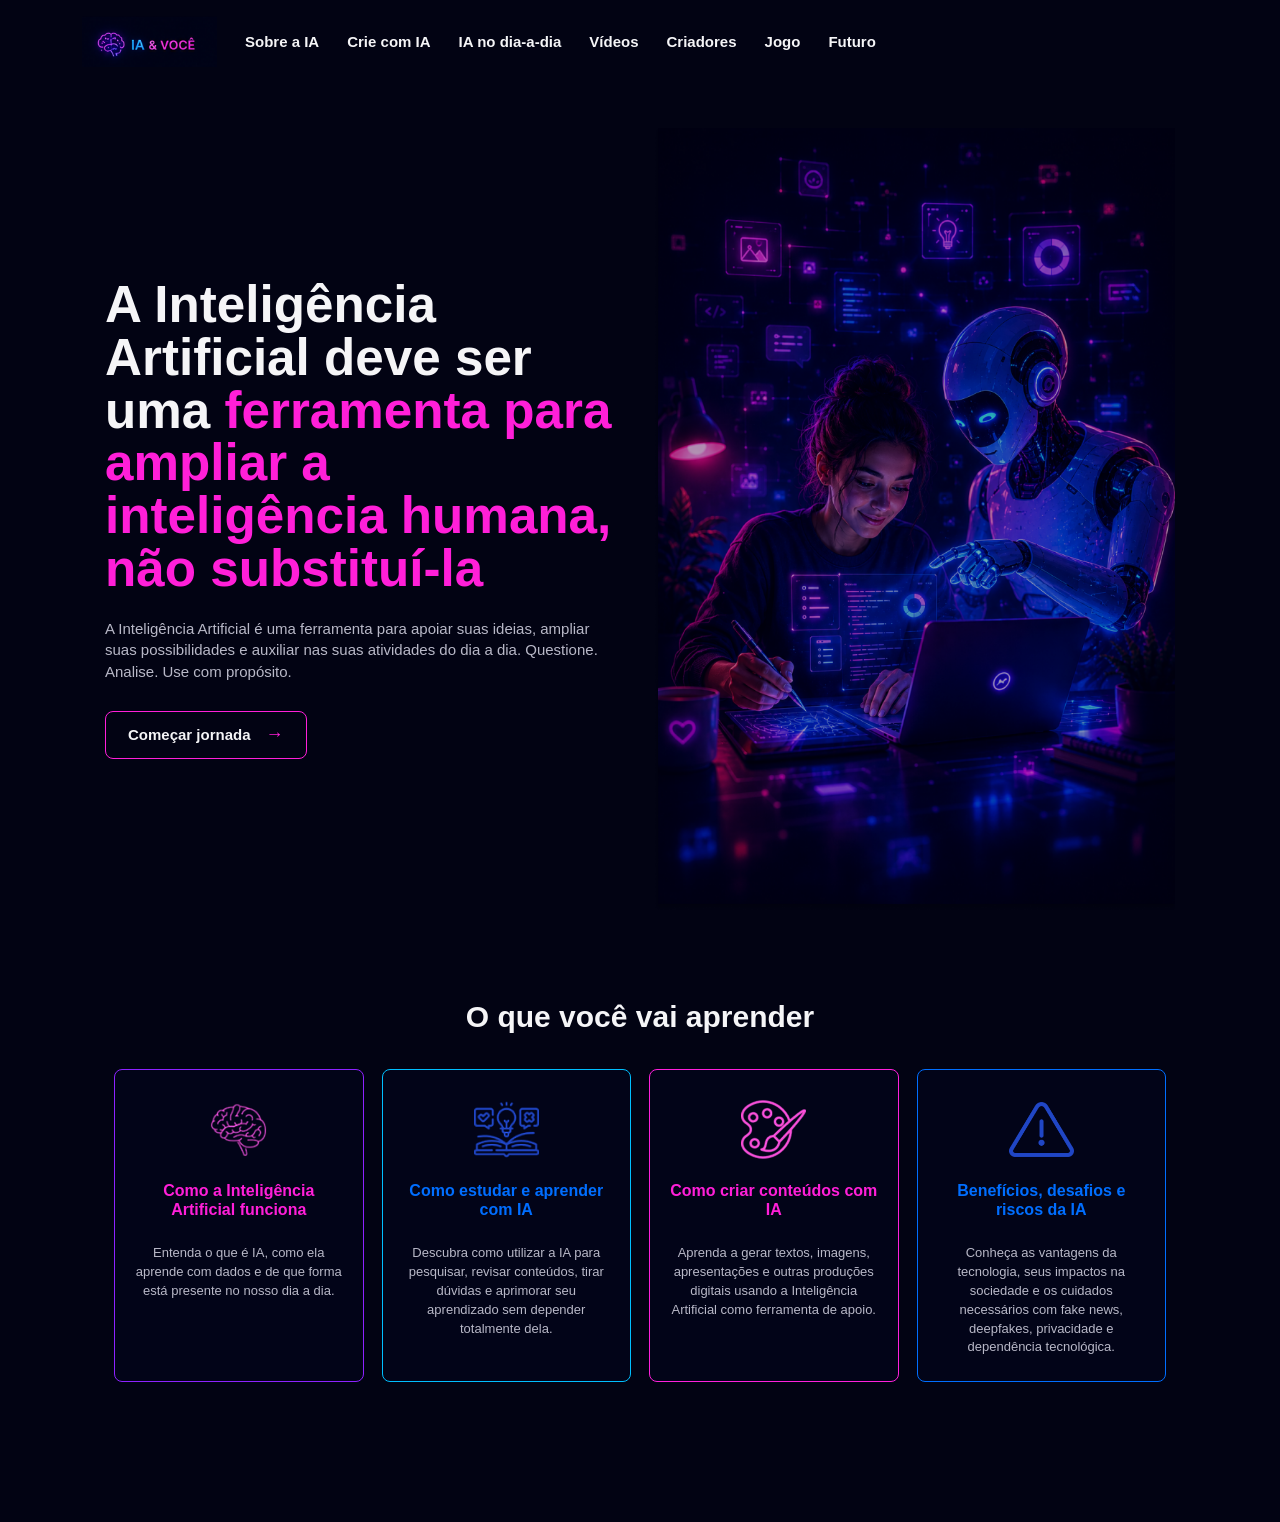
<file: index.html>
<!DOCTYPE html>
<html lang="pt-br">

<head>
    <meta charset="UTF-8">
    <meta name="viewport" content="width=device-width, initial-scale=1.0">

    <title>IA & Você</title>

    <link rel="stylesheet" href="style.css">
</head>

<body>

    <div class="logoeafins">

        <img src="./img/logo.png" alt="Logo IA & Você">

        <a href="sobre.html">Sobre a IA</a>
        <a href="crie.html">Crie com IA</a>
        <a href="diaadia.html">IA no dia-a-dia</a>
        <a href="videos.html">Vídeos</a>
        <a href="cridores.html">Criadores</a>
        <a href="jogo.html">Jogo</a>
         <a href="futuro.html">Futuro</a>

    </div>


    <main class="pagina-principal">

        <section class="hero">

            <div class="hero-conteudo">

                <h1>
                    A Inteligência Artificial deve ser uma
                    <span>ferramenta para ampliar a inteligência humana,
                    não substituí-la</span>
                </h1>

                <p>
                    A Inteligência Artificial é uma ferramenta para apoiar
                    suas ideias, ampliar suas possibilidades e auxiliar nas
                    suas atividades do dia a dia. Questione. Analise. Use
                    com propósito.
                </p>

                <a href="sobre.html" class="btncomecar">
                    Começar jornada
                    <span>→</span>
                </a>

            </div>


            <div class="hero-imagem">

                <img
                    src="./img/image 5.png"
                    alt="Imagem de uma mulher utilizando Inteligência Artificial"
                >

            </div>

        </section>


        <section class="aprendizado">

            <h2>
                O que você vai aprender
            </h2>


            <div class="cards">

                <div class="card">

                    <div class="imagem-card">
                        <img
                            src="./img/brain-organ 1.png"
                            alt="Cérebro representando Inteligência Artificial"
                        >
                    </div>

                    <h3>
                        Como a Inteligência Artificial funciona
                    </h3>

                    <p>
                        Entenda o que é IA, como ela aprende com dados e de
                        que forma está presente no nosso dia a dia.
                    </p>

                </div>


                <div class="card">

                    <div class="imagem-card">
                        <img
                            src="./img/feasibility 1.png"
                            alt="Livro representando estudos"
                        >
                    </div>

                    <h3>
                        Como estudar e aprender com IA
                    </h3>

                    <p>
                        Descubra como utilizar a IA para pesquisar, revisar
                        conteúdos, tirar dúvidas e aprimorar seu aprendizado
                        sem depender totalmente dela.
                    </p>

                </div>


                <div class="card">

                    <div class="imagem-card">
                        <img
                            src="./img/paint 1.png"
                            alt="Paleta representando criação"
                        >
                    </div>

                    <h3>
                        Como criar conteúdos com IA
                    </h3>

                    <p>
                        Aprenda a gerar textos, imagens, apresentações e
                        outras produções digitais usando a Inteligência
                        Artificial como ferramenta de apoio.
                    </p>

                </div>


                <div class="card">

                    <div class="imagem-card">
                        <img
                            src="./img/warning 1.png"
                            alt="Símbolo de alerta"
                        >
                    </div>

                    <h3>
                        Benefícios, desafios e riscos da IA
                    </h3>

                    <p>
                        Conheça as vantagens da tecnologia, seus impactos na
                        sociedade e os cuidados necessários com fake news,
                        deepfakes, privacidade e dependência tecnológica.
                    </p>

                </div>

            </div>

        </section>

    </main>

</body>
</html>
</file>
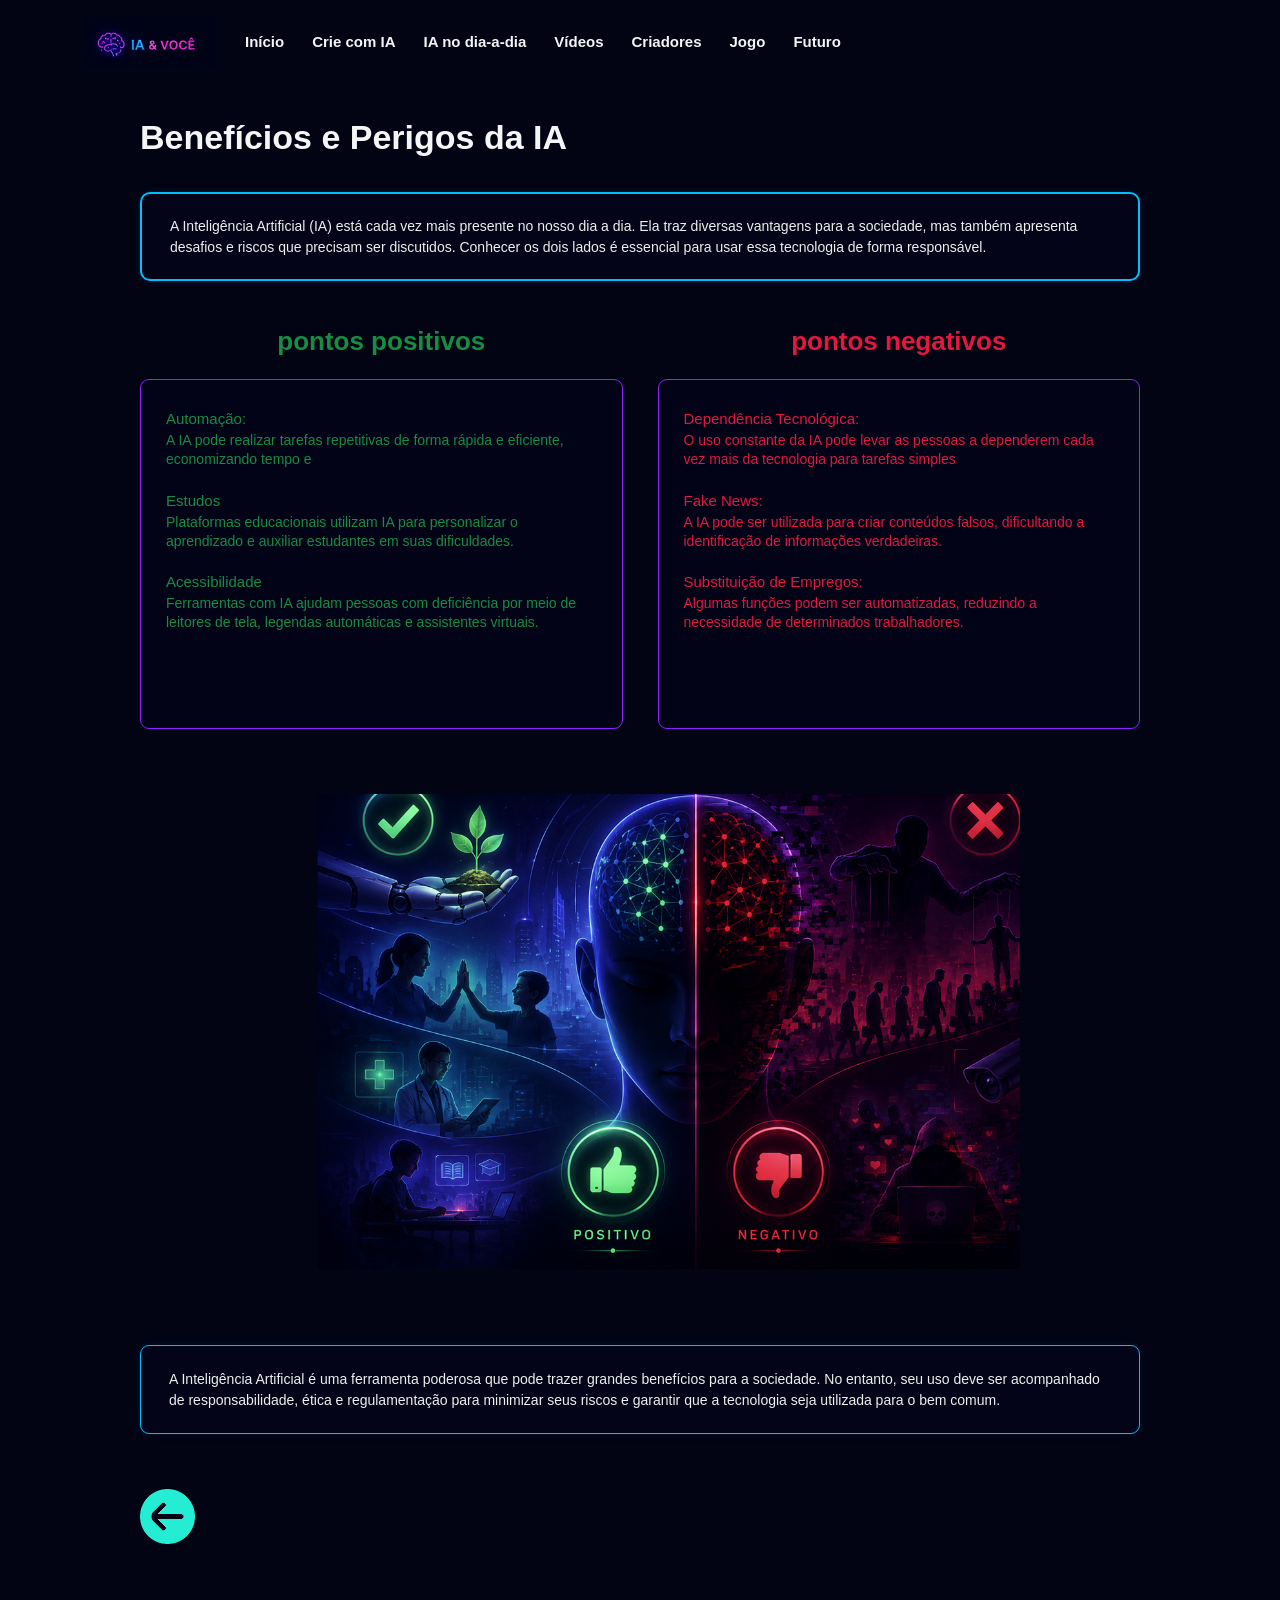
<file: beneficios.html>
<!DOCTYPE html>
<html lang="pt-br">

<head>
    <meta charset="UTF-8">
    <meta name="viewport" content="width=device-width, initial-scale=1.0">

    <title>Benefícios e Perigos da IA</title>

    <link rel="stylesheet" href="beneficios.css">
</head>

<body>

    <div class="logoeafins">

        <img src="./img/logo.png" alt="Imagem da logo">

        <a href="index.html">Início</a>
        <a href="crie.html">Crie com IA</a>
        <a href="diaadia.html">IA no dia-a-dia</a>
        <a href="videos.html">Vídeos</a>
        <a href="cridores.html">Criadores</a>
        <a href="jogo.html">Jogo</a>
         <a href="futuro.html">Futuro</a>
    </div>    
    <main>
            
        <h1>Benefícios e Perigos da IA</h1>

        <div class="ben1">

            <p>
                A Inteligência Artificial (IA) está cada vez mais presente no nosso dia a dia. Ela traz diversas vantagens para a sociedade, mas também apresenta desafios e riscos que precisam ser discutidos. Conhecer os dois lados é essencial para usar essa tecnologia de forma responsável.
            </p>

        </div>

        <h2>Pontos positivos</h2>

        <div class="positivos">

            <h3>Automação:</h3>

            <p>
                A IA pode realizar tarefas repetitivas de forma rápida e eficiente, economizando tempo e 
            </p>

            <h3>Estudos</h3>

            <p>
                Plataformas educacionais utilizam IA para personalizar o aprendizado e auxiliar estudantes em suas dificuldades.
            </p>

            <h3>Acessibilidade</h3>

            <p>
                Ferramentas com IA ajudam pessoas com deficiência por meio de leitores de tela, legendas automáticas e assistentes virtuais.
            </p>

        </div>

        <h2>Pontos negativos</h2>

        <div class="negativos">

            <h3>Dependência Tecnológica:</h3>

            <p>
                O uso constante da IA pode levar as pessoas a dependerem cada vez mais da tecnologia para tarefas simples
            </p>

            <h3>Fake News:</h3>

            <p>
                A IA pode ser utilizada para criar conteúdos falsos, dificultando a identificação de informações verdadeiras.
            </p>

            <h3>Substituição de Empregos:</h3>

            <p>
                Algumas funções podem ser automatizadas, reduzindo a necessidade de determinados trabalhadores.
            </p>

        </div>

        <img src="./img/image 15.png" alt="Beneficios e maleficios da IA">

        <div class="ben2">

            <p>
                A Inteligência Artificial é uma ferramenta poderosa que pode trazer grandes benefícios para a sociedade. No entanto, seu uso deve ser acompanhado de responsabilidade, ética e regulamentação para minimizar seus riscos e garantir que a tecnologia seja utilizada para o bem comum.
            </p>
        
        </div>

       <a href="index.html">
    <img src="img/arrow-circle-right 1.png" alt="Voltar para o início">
</a>

    </main>
</body>
</html>
</file>
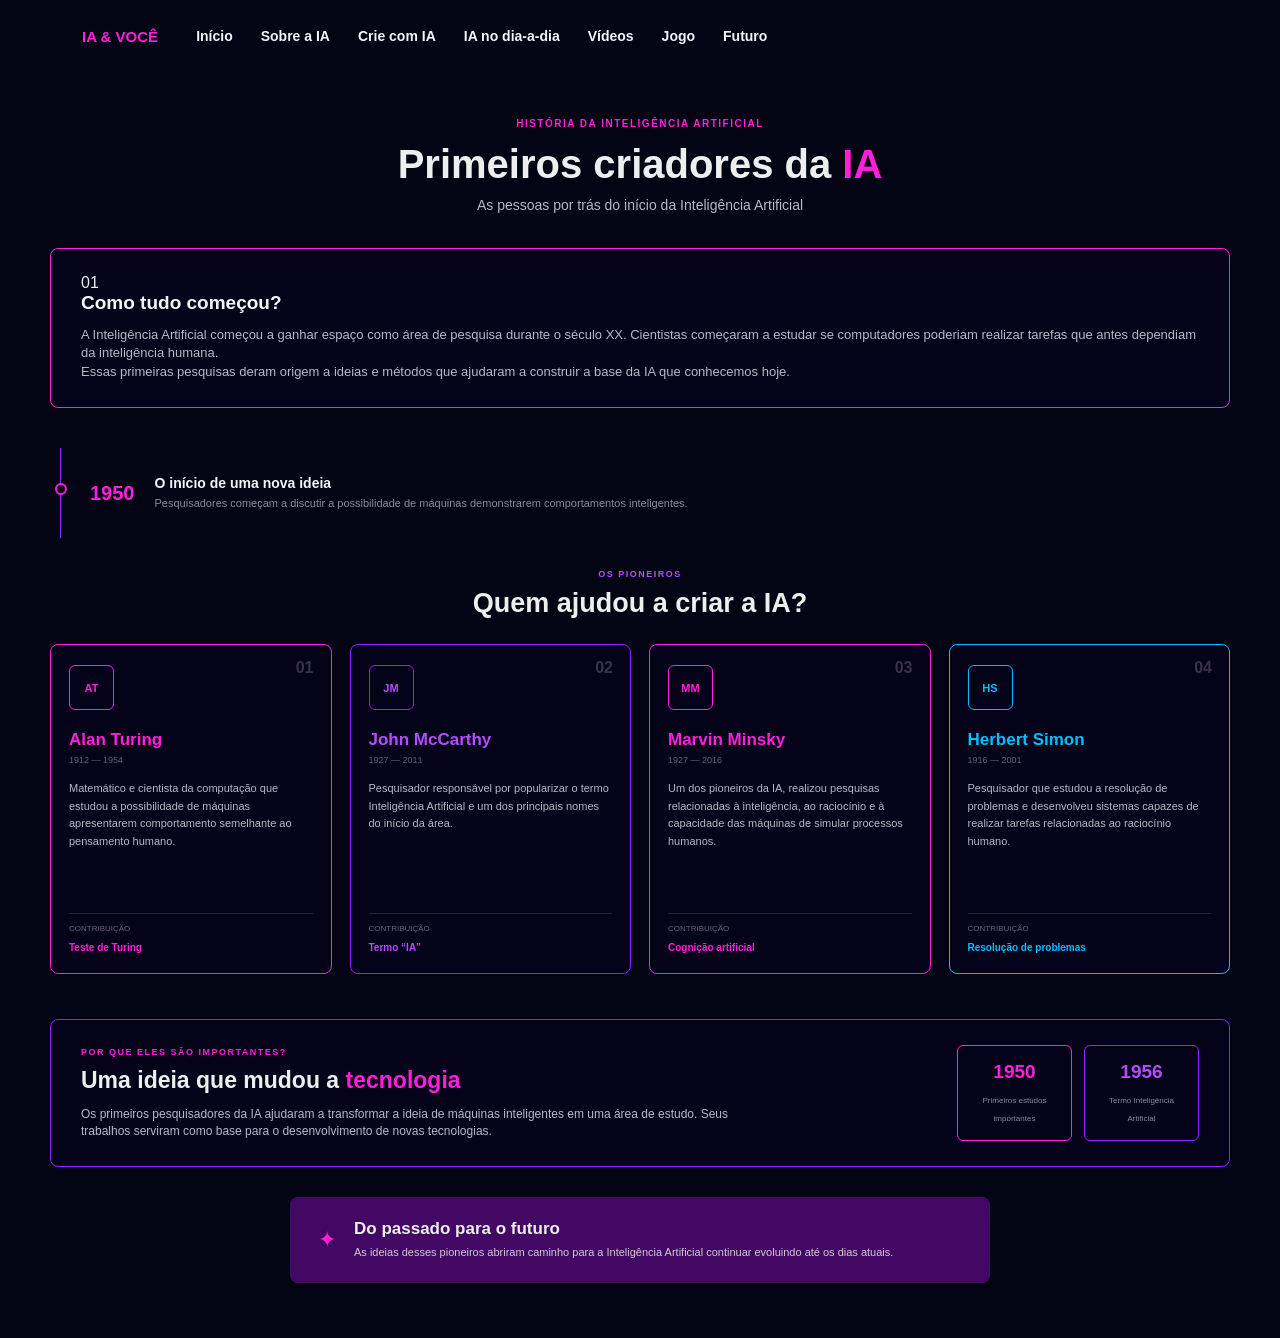
<file: cridores.html>
<!DOCTYPE html>

<html lang="pt-br">

<head>
    <meta charset="UTF-8">
    <meta name="viewport" content="width=device-width, initial-scale=1.0">
    <title>Primeiros criadores da IA</title>
    <link rel="stylesheet" href="cridores.css">
</head>

<body>

    <div class="menu">
        <div class="logo">IA & VOCÊ</div>
        <a href="index.html">Início</a>
        <a href="sobre.html">Sobre a IA</a>
        <a href="crie.html">Crie com IA</a>
        <a href="diaadia.html">IA no dia-a-dia</a>
        <a href="videos.html">Vídeos</a>
        <a href="jogo.html">Jogo</a>
        <a href="futuro.html">Futuro</a>
    </div>

    <main>

        <section class="titulo">
            <p>HISTÓRIA DA INTELIGÊNCIA ARTIFICIAL</p>
            <h1>Primeiros criadores da <span>IA</span></h1>
            <h2>As pessoas por trás do início da Inteligência Artificial</h2>
        </section>

        <section class="introducao">
            <div class="introducao-titulo">
                <span>01</span>
                <h2>Como tudo começou?</h2>
            </div>

            <p>
                A Inteligência Artificial começou a ganhar espaço como área
                de pesquisa durante o século XX. Cientistas começaram a
                estudar se computadores poderiam realizar tarefas que antes
                dependiam da inteligência humana.
            </p>

            <p>
                Essas primeiras pesquisas deram origem a ideias e métodos
                que ajudaram a construir a base da IA que conhecemos hoje.
            </p>
        </section>

        <section class="linha-historia">
            <div class="linha"></div>
            <div class="ponto"></div>
            <div class="ano">1950</div>
            <div class="texto-linha">
                <strong>O início de uma nova ideia</strong>
                <p>
                    Pesquisadores começam a discutir a possibilidade de
                    máquinas demonstrarem comportamentos inteligentes.
                </p>
            </div>
        </section>

        <section class="titulo-criadores">
            <p>OS PIONEIROS</p>
            <h2>Quem ajudou a criar a IA?</h2>
        </section>

        <section class="criadores">

            <div class="card card-rosa">
                <div class="numero">01</div>

                <div class="icone">AT</div>

                <h3>Alan Turing</h3>
                <span class="data">1912 — 1954</span>

                <p>
                    Matemático e cientista da computação que estudou a
                    possibilidade de máquinas apresentarem comportamento
                    semelhante ao pensamento humano.
                </p>

                <div class="destaque-card">
                    <span>CONTRIBUIÇÃO</span>
                    <strong>Teste de Turing</strong>
                </div>
            </div>

            <div class="card card-roxo">
                <div class="numero">02</div>

                <div class="icone">JM</div>

                <h3>John McCarthy</h3>
                <span class="data">1927 — 2011</span>

                <p>
                    Pesquisador responsável por popularizar o termo
                    Inteligência Artificial e um dos principais nomes
                    do início da área.
                </p>

                <div class="destaque-card">
                    <span>CONTRIBUIÇÃO</span>
                    <strong>Termo “IA”</strong>
                </div>
            </div>

            <div class="card card-rosa">
                <div class="numero">03</div>

                <div class="icone">MM</div>

                <h3>Marvin Minsky</h3>
                <span class="data">1927 — 2016</span>

                <p>
                    Um dos pioneiros da IA, realizou pesquisas relacionadas
                    à inteligência, ao raciocínio e à capacidade das máquinas
                    de simular processos humanos.
                </p>

                <div class="destaque-card">
                    <span>CONTRIBUIÇÃO</span>
                    <strong>Cognição artificial</strong>
                </div>
            </div>

            <div class="card card-azul">
                <div class="numero">04</div>

                <div class="icone">HS</div>

                <h3>Herbert Simon</h3>
                <span class="data">1916 — 2001</span>

                <p>
                    Pesquisador que estudou a resolução de problemas e
                    desenvolveu sistemas capazes de realizar tarefas
                    relacionadas ao raciocínio humano.
                </p>

                <div class="destaque-card">
                    <span>CONTRIBUIÇÃO</span>
                    <strong>Resolução de problemas</strong>
                </div>
            </div>

        </section>

        <section class="importancia">

            <div class="importancia-texto">
                <p>POR QUE ELES SÃO IMPORTANTES?</p>
                <h2>Uma ideia que mudou a <span>tecnologia</span></h2>

                <p>
                    Os primeiros pesquisadores da IA ajudaram a transformar
                    a ideia de máquinas inteligentes em uma área de estudo.
                    Seus trabalhos serviram como base para o desenvolvimento
                    de novas tecnologias.
                </p>
            </div>

            <div class="numeros">
                <div>
                    <strong>1950</strong>
                    <span>Primeiros estudos importantes</span>
                </div>

                <div>
                    <strong>1956</strong>
                    <span>Termo Inteligência Artificial</span>
                </div>
            </div>

        </section>

        <section class="final">
            <div class="simbolo">✦</div>

            <div>
                <h2>Do passado para o futuro</h2>
                <p>
                    As ideias desses pioneiros abriram caminho para a
                    Inteligência Artificial continuar evoluindo até os dias atuais.
                </p>
            </div>
        </section>

    </main>

</body>

</html>
</file>
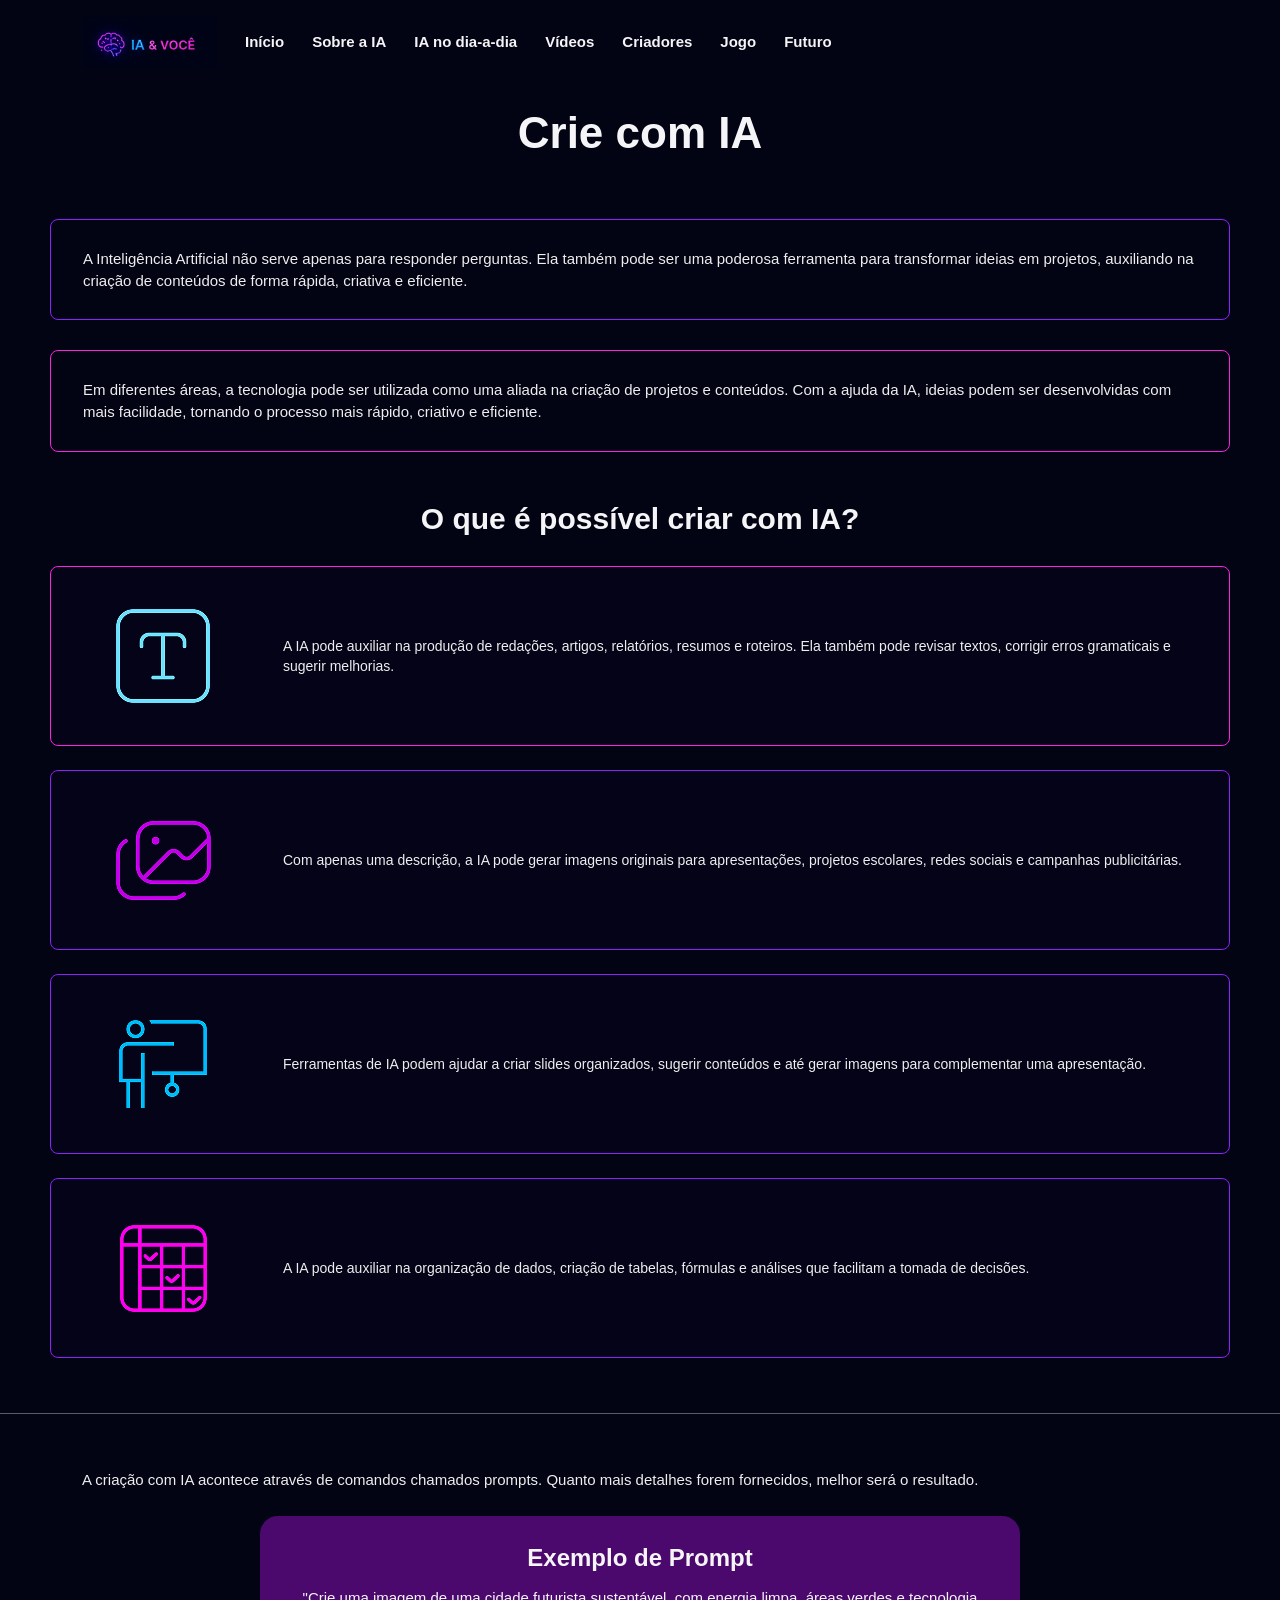
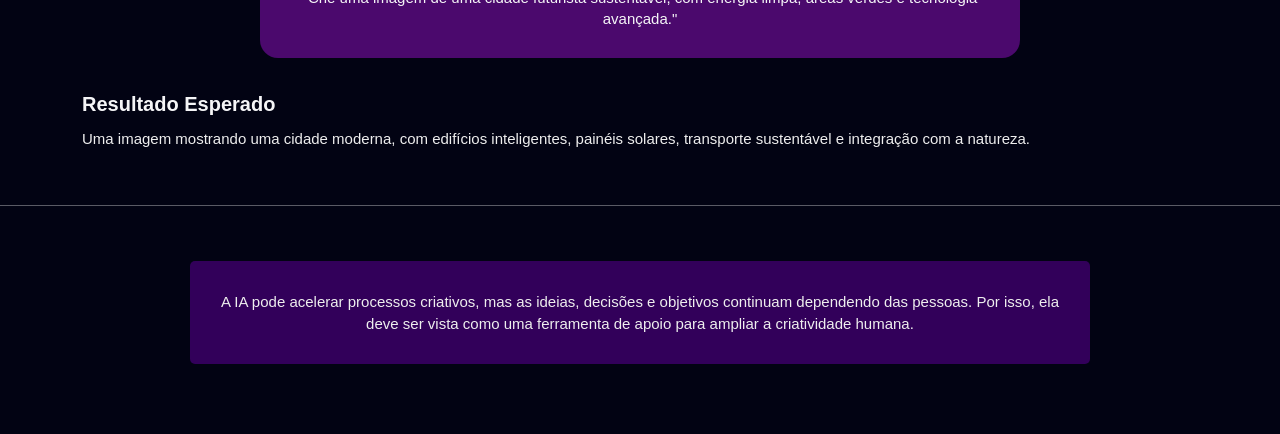
<file: crie.html>
<!DOCTYPE html>
<html lang="pt-br">
<head>
    <meta charset="UTF-8">
    <meta name="viewport" content="width=device-width, initial-scale=1.0">
    <title>Crie com IA</title>
    <link rel="stylesheet" href="style.css">
</head>
<body>
    <div class="logoeafins">
        <img src="./img/logo.png" alt="Imagem da logo">
        <a href="index.html">Início</a>
        <a href="sobre.html">Sobre a IA</a>
        <a href="diaadia.html">IA no dia-a-dia</a>
        <a href="videos.html">Vídeos</a>
        <a href="cridores.html">Criadores</a>
        <a href="jogo.html">Jogo</a>
         <a href="futuro.html">Futuro</a>
    </div>

    <h1>Crie com IA</h1>

    <div class="roxo">
        <p> A Inteligência Artificial não serve apenas para responder perguntas. Ela também pode ser uma poderosa ferramenta para transformar ideias em projetos, auxiliando na criação de conteúdos de forma rápida, criativa e eficiente.</p>
    </div>

    <div class="rosa">
        <p>Em diferentes áreas, a tecnologia pode ser utilizada como uma aliada na criação de projetos e conteúdos. Com a ajuda da IA, ideias podem ser desenvolvidas com mais facilidade, tornando o processo mais rápido, criativo e eficiente.</p>
    </div>

    <h2>O que é possível criar com IA?</h2>

    <div class="cardcrie">
        <div class="imagecrie">
            <img src="./img/text 1.png" alt="texto">
        </div>

        <p>A IA pode auxiliar na produção de redações, artigos, relatórios, resumos e roteiros. Ela também pode revisar textos, corrigir erros gramaticais e sugerir melhorias.</p>
    </div>

    <div class="cardcrie">
        <div class="imagecrie">
            <img src="./img/copy-image 1.png" alt="copy imagem">
        </div>

        <p> Com apenas uma descrição, a IA pode gerar imagens originais para apresentações, projetos escolares, redes sociais e campanhas publicitárias.</p>
    </div>

    <div class="cardcrie">
        <div class="imagecrie">
            <img src="./img/person-presenting 1.png" alt="pessoa">
        </div>

        <p>Ferramentas de IA podem ajudar a criar slides organizados, sugerir conteúdos e até gerar imagens para complementar uma apresentação.</p>
    </div>

    <div class="cardcrie">
        <div class="imagecrie">
            <img src="./img/tasks 1.png" alt="tarefas">
        </div>

        <p>A IA pode auxiliar na organização de dados, criação de tabelas, fórmulas e análises que facilitam a tomada de decisões.</p>
    </div>

    <hr>

    <p> A criação com IA acontece através de comandos chamados prompts. Quanto mais detalhes forem fornecidos, melhor será o resultado.</p>

    <div class="exemplo">
        <h2>Exemplo de Prompt</h2>

        <p> "Crie uma imagem de uma cidade futurista sustentável, com energia limpa, áreas verdes e tecnologia avançada."</p>
    </div>

    <h3>Resultado Esperado</h3>
    <p> Uma imagem mostrando uma cidade moderna, com edifícios inteligentes, painéis solares, transporte sustentável e integração com a natureza.</p>

    <hr>

    <div class="explicacao">
        <p>A IA pode acelerar processos criativos, mas as ideias, decisões e objetivos continuam dependendo das pessoas. Por isso, ela deve ser vista como uma ferramenta de apoio para ampliar a criatividade humana.</p>
    </div>
</body>
</html>
</file>
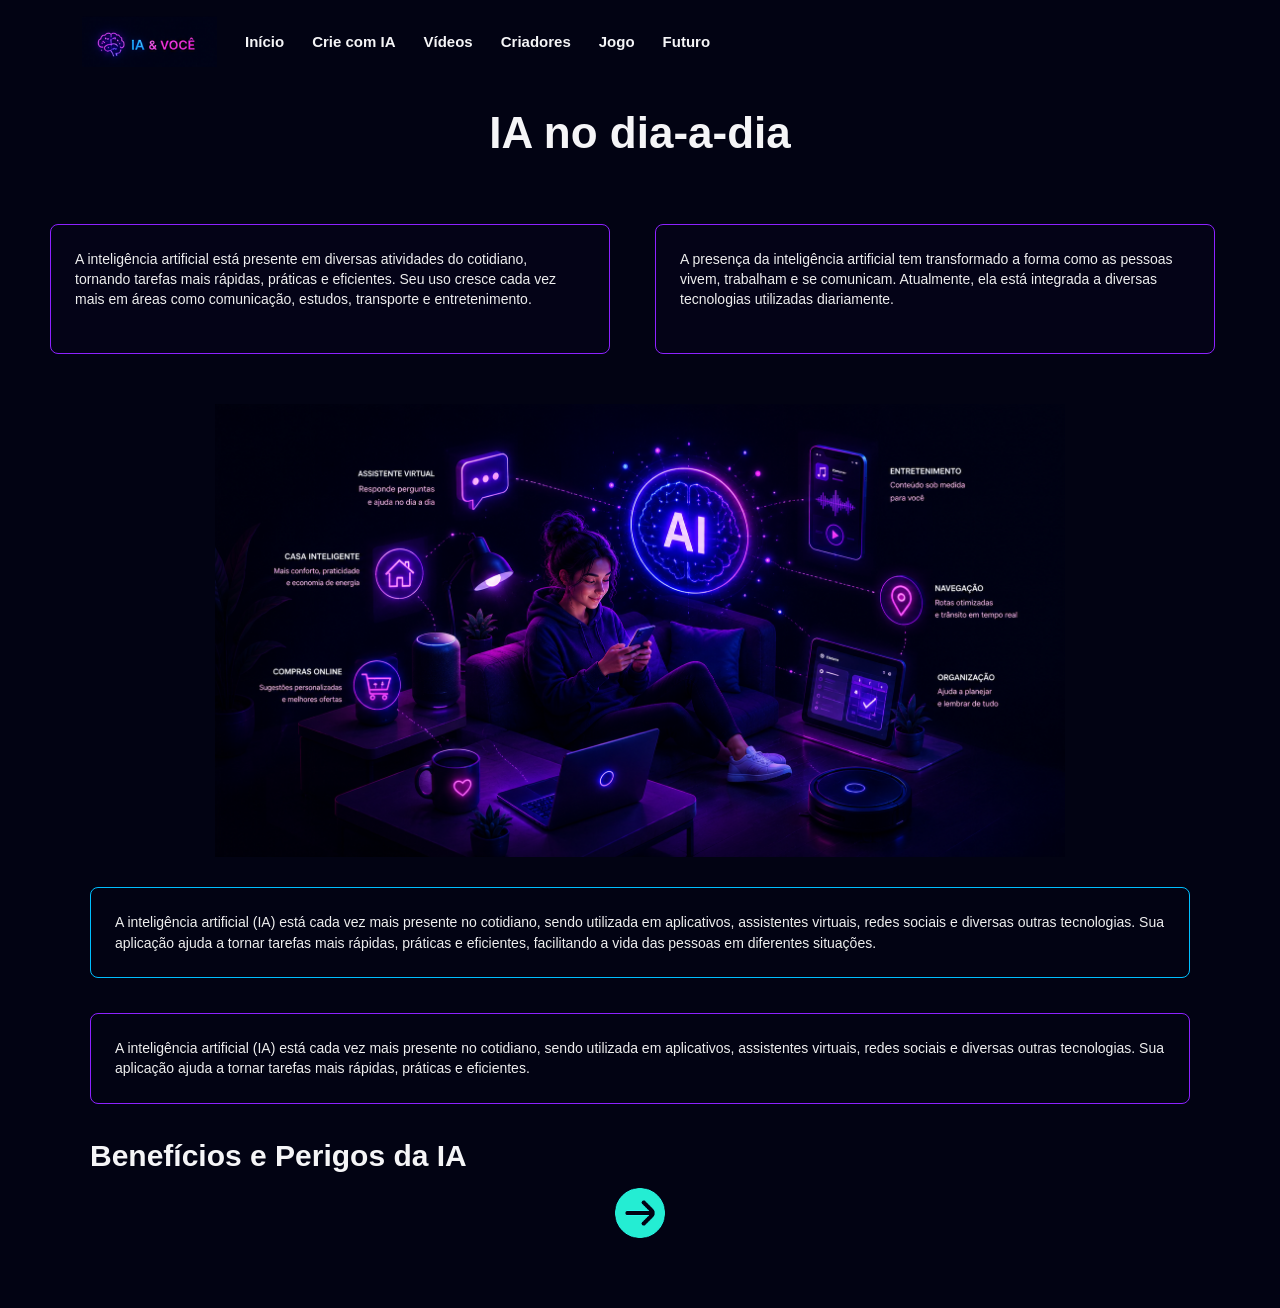
<file: diaadia.html>
<!DOCTYPE html>
<html lang="pt-br">
<head>
    <meta charset="UTF-8">
    <meta name="viewport" content="width=device-width, initial-scale=1.0">
    <title>IA no dia-a-dia</title>
    <link rel="stylesheet" href="style.css">
</head>
<body>
     <div class="logoeafins">
        <img src="./img/logo.png" alt="Imagem da logo">
        <a href="index.html">Início</a>
        <a href="crie.html">Crie com IA</a>
        <a href="videos.html">Vídeos</a>
        <a href="cridores.html">Criadores</a>
        <a href="jogo.html">Jogo</a>
         <a href="futuro.html">Futuro</a>
    </div>

    <h1>IA no dia-a-dia</h1>

    <div class="inf1">
        <p>A inteligência artificial está presente em diversas atividades do cotidiano, tornando tarefas mais rápidas, práticas e eficientes. Seu uso cresce cada vez mais em áreas como comunicação, estudos, transporte e entretenimento.</p>
    </div>

    <div class="inf2">
        <p>A presença da inteligência artificial tem transformado a forma como as pessoas vivem, trabalham e se comunicam. Atualmente, ela está integrada a diversas tecnologias utilizadas diariamente.</p>
    </div>

    <img src="img/ChatGPT Image 24 de ago. de 2026, 22_18_40.png" alt="IA no dia-a-dia">

    <div class="textazul">
        <p>A inteligência artificial (IA) está cada vez mais presente no cotidiano, sendo utilizada em aplicativos, assistentes virtuais, redes sociais e diversas outras tecnologias. Sua aplicação ajuda a tornar tarefas mais rápidas, práticas e eficientes, facilitando a vida das pessoas em diferentes situações.</p>
    </div>

    <div class="textrosa">
        <p>A inteligência artificial (IA) está cada vez mais presente no cotidiano, sendo utilizada em aplicativos, assistentes virtuais, redes sociais e diversas outras tecnologias. Sua aplicação ajuda a tornar tarefas mais rápidas, práticas e eficientes.</p>
    </div>

    <h2>Benefícios e Perigos da IA</h2>

    <a href="beneficios.html"><img src="img/arrow-circle-right 1 (1).png" alt="Ir para benefícios e perigos da IA"></a>
    
</body>
</html>
</file>
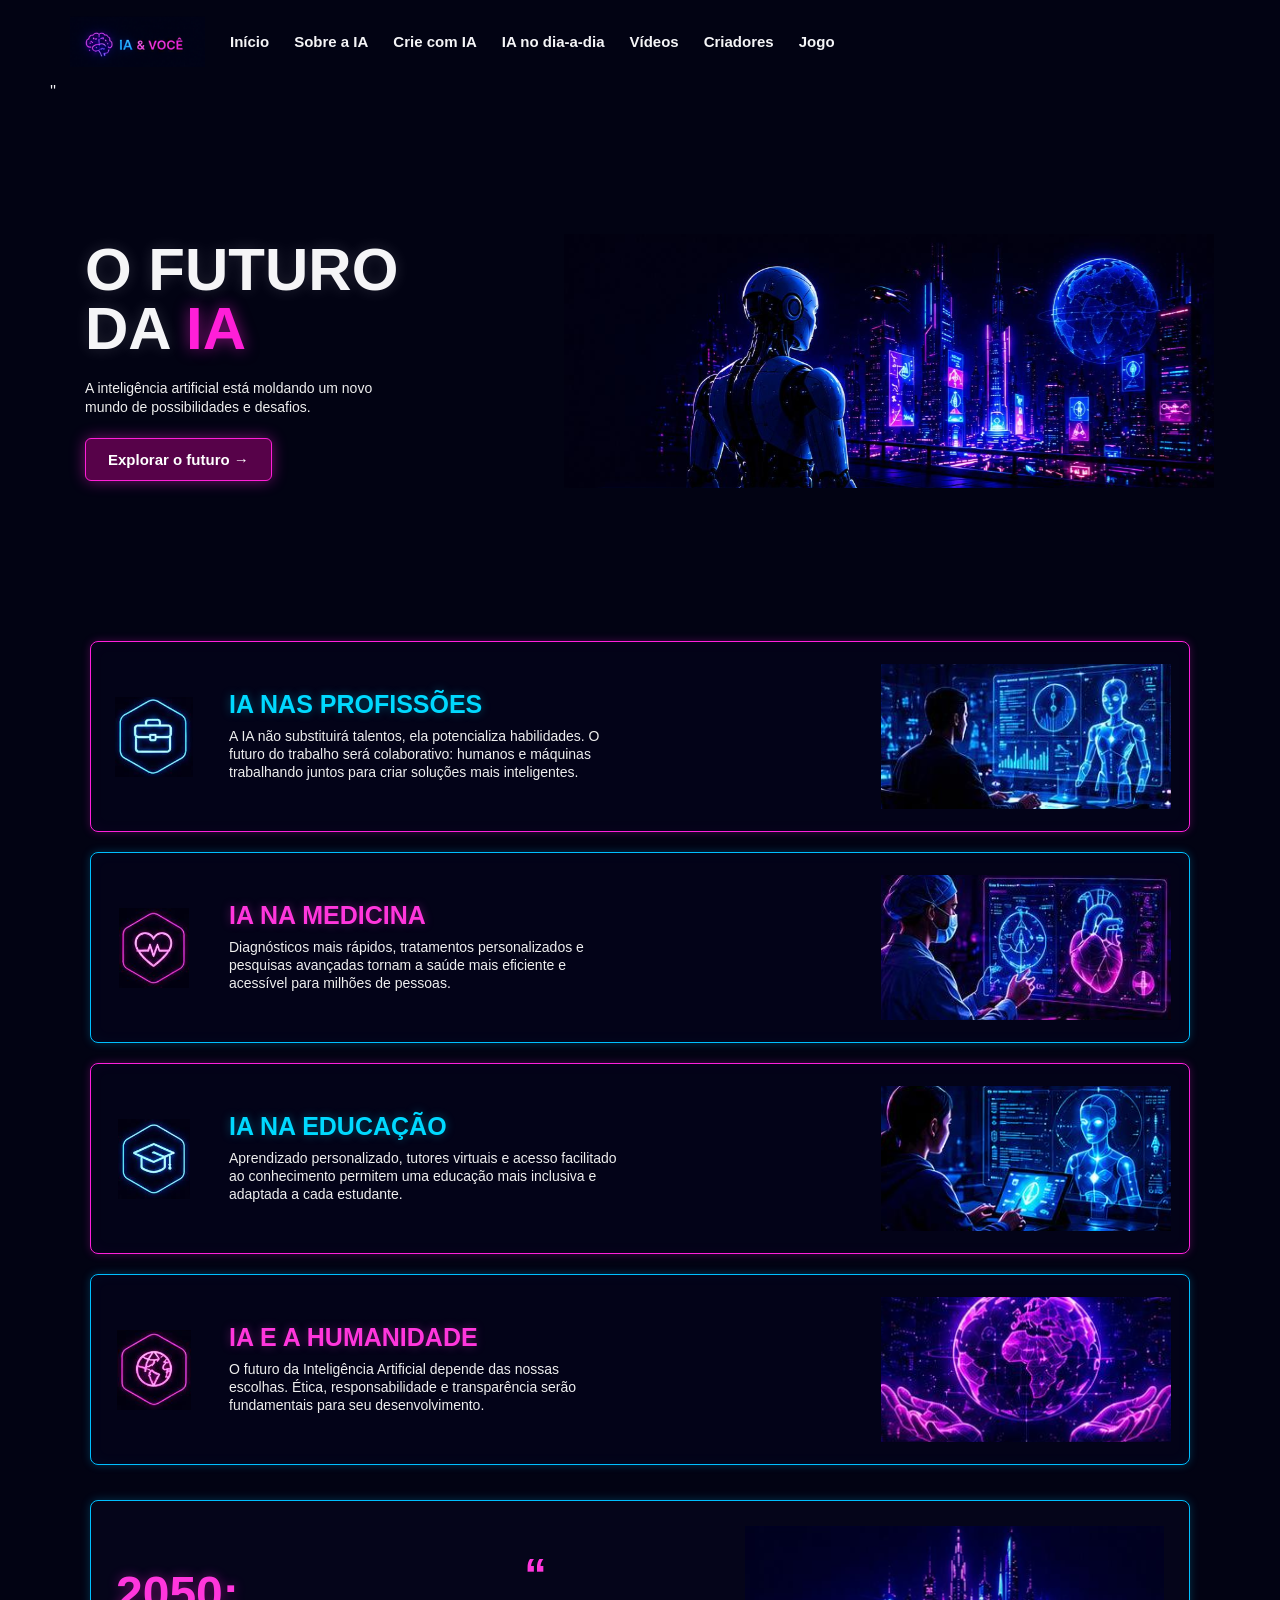
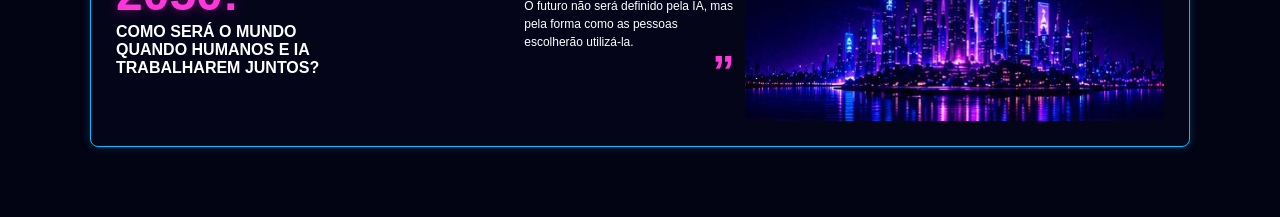
<file: futuro.html>
<!DOCTYPE html>
<html lang="pt-br">

<head>
    <meta charset="UTF-8">
    <meta name="viewport" content="width=device-width, initial-scale=1.0">

    <title>O futuro da IA</title>

    <link rel="stylesheet" href="futuro.css">
    <link rel="stylesheet" href="style.css">
</head>

<body class="pagina-futuro">

    <div class="logoeafins">
        <img src="./img/logo.png" alt="Imagem da logo">

        <a href="principal.html">Início</a>
        <a href="sobre.html">Sobre a IA</a>
        <a href="crie.html">Crie com IA</a>
        <a href="diaadia.html">IA no dia-a-dia</a>
        <a href="videos.html">Vídeos</a>
        <a href="cridores.html">Criadores</a>
        <a href="jogo.html">Jogo</a>
         
        

       
    </div>


    <main>

''
        <section>

            <div>

                <h1>
                    O FUTURO<br>
                    DA <span>IA</span>
                </h1>

                <p>
                    A inteligência artificial está
                    moldando um novo mundo de
                    possibilidades e desafios.
                </p>

                <a href="#profissoes">
                    Explorar o futuro →
                </a>

            </div>

            <div>
                <img src="./img/baner-futuro.svg" alt="O futuro da Inteligência Artificial">
            </div>

        </section>



        <section id="profissoes">

            <div>
                <img src="./img/icon-1.svg" alt="Ícone de profissões">
            </div>

            <div>

                <h2>IA NAS PROFISSÕES</h2>

                <p>
                    A IA não substituirá talentos, ela
                    potencializa habilidades. O futuro
                    do trabalho será colaborativo:
                    humanos e máquinas trabalhando
                    juntos para criar soluções mais
                    inteligentes.
                </p>

            </div>

            <div class="futuro-card-imagem">
                <img src="./img/img-1-futuro.svg"
                    alt="IA trabalhando com profissionais">
            </div>

        </section>



        <section>

            <div>
                <img src="./img/icon-2.svg" alt="Ícone de medicina">
            </div>

            <div>

                <h2>IA NA MEDICINA</h2>

                <p>
                    Diagnósticos mais rápidos,
                    tratamentos personalizados e
                    pesquisas avançadas tornam a
                    saúde mais eficiente e acessível
                    para milhões de pessoas.
                </p>

            </div>

            <div>
                <img src="./img/img-2-futuro.svg"
                    alt="Inteligência Artificial na medicina">
            </div>

        </section>



        <section>

            <div>
                <img src="./img/icon-3.svg" alt="Ícone de educação">
            </div>

            <div>

                <h2>IA NA EDUCAÇÃO</h2>

                <p>
                    Aprendizado personalizado,
                    tutores virtuais e acesso
                    facilitado ao conhecimento
                    permitem uma educação mais
                    inclusiva e adaptada a cada
                    estudante.
                </p>

            </div>

            <div>
                <img src="./img/img-3-futuro.svg"
                    alt="Inteligência Artificial na educação">
            </div>

        </section>



        <section>

            <div>
                <img src="./img/icon-4.svg" alt="Ícone da humanidade">
            </div>

            <div>

                <h2>IA E A HUMANIDADE</h2>

                <p>
                    O futuro da Inteligência Artificial
                    depende das nossas escolhas.
                    Ética, responsabilidade e
                    transparência serão fundamentais
                    para seu desenvolvimento.
                </p>

            </div>

            <div>
                <img src="./img/img-4-futuro.svg"
                    alt="Inteligência Artificial e humanidade">
            </div>

        </section>



        <section>

            <div>

                <h2>2050:</h2>

                <h3>
                    COMO SERÁ O MUNDO<br>
                    QUANDO HUMANOS E IA<br>
                    TRABALHAREM JUNTOS?
                </h3>

            </div>


            <div>

                <span>“</span>

                <p>
                    O futuro não será definido
                    pela IA, mas pela forma como
                    as pessoas escolherão utilizá-la.
                </p>

                <span>”</span>

            </div>

            <div>
                <img src="./img/img-5-futuro.svg" 
                alt="Cidade futurista">
            </div>

        </section>

    </main>

</body>
</html>
</file>
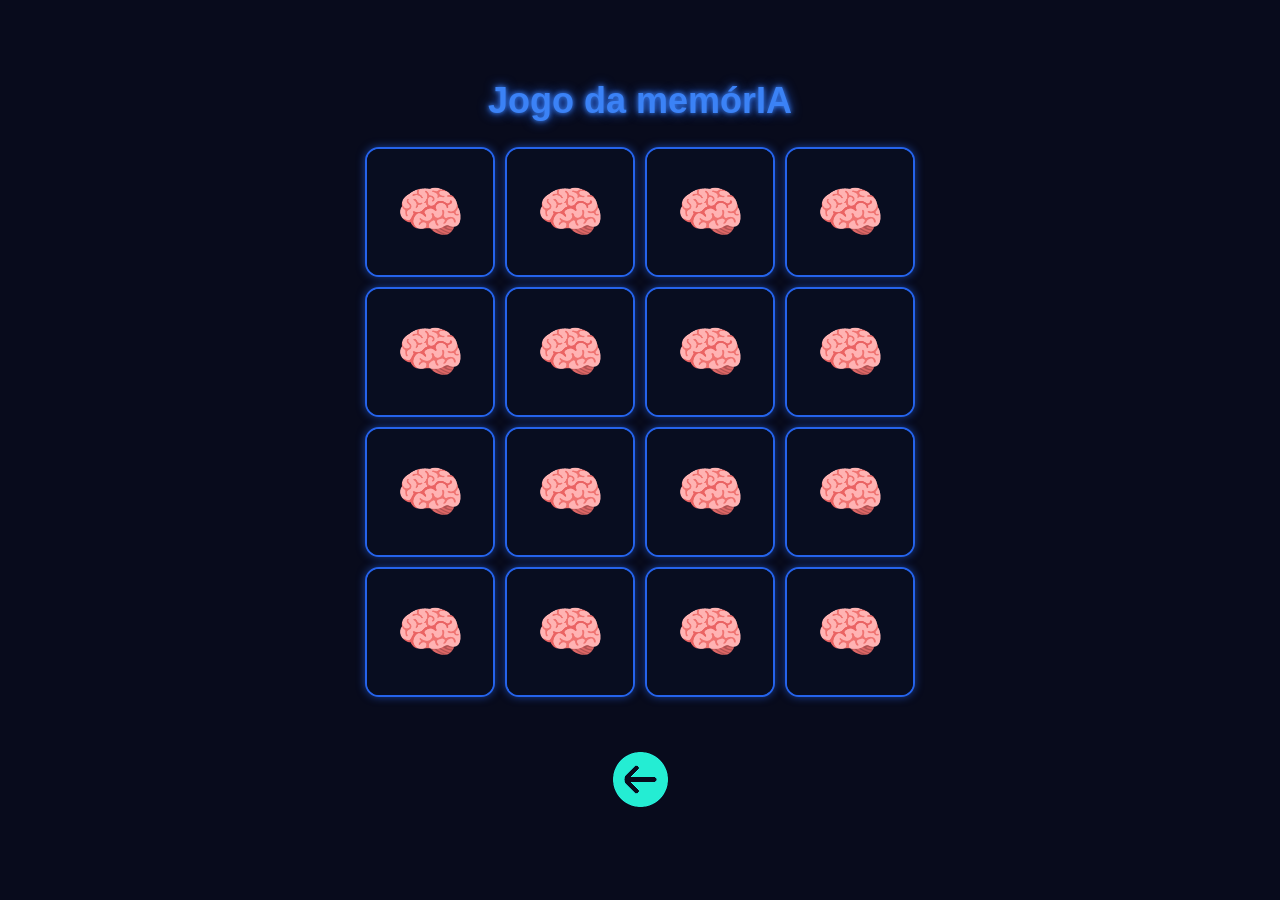
<file: jogo.html>
<!DOCTYPE html>
<html lang="pt-BR">
<head>
    <meta charset="UTF-8">
    <meta name="viewport" content="width=device-width, initial-scale=1.0">
    <title>Jogo da memória</title>
    <link rel="stylesheet" href="jogo.css">
</head>
<body>
    
    <h1>Jogo da memórIA</h1>

    <div id="cartas">
        <div class="carta" data-img="cerebro">
            <img src="./img/WhatsApp Image 2026-09-10 at 18.31.36.jpeg" alt="Carta 1">
        </div>
        <div class="carta" data-img="cerebro">
            <img src="./img/WhatsApp Image 2026-09-10 at 18.31.36.jpeg" alt="Carta 2">
        </div>

        <div class="carta" data-img="celular">
            <img src="./img/WhatsApp Image 2026-09-10 at 18.31.57.jpeg" alt="Carta 3">
        </div>
        <div class="carta" data-img="celular">
            <img src="./img/WhatsApp Image 2026-09-10 at 18.31.57.jpeg" alt="Carta 4">
        </div>

        <div class="carta" data-img="robo">
            <img src="./img/WhatsApp Image 2026-09-10 at 18.34.56.jpeg" alt="Carta 5">
        </div>
        <div class="carta" data-img="robo">
            <img src="./img/WhatsApp Image 2026-09-10 at 18.34.56.jpeg" alt="Carta 6">
        </div>

        <div class="carta" data-img="pc">
            <img src="./img/WhatsApp Image 2026-09-10 at 18.35.18.jpeg" alt="Carta 7">
        </div>
        <div class="carta" data-img="pc">
            <img src="./img/WhatsApp Image 2026-09-10 at 18.35.18.jpeg" alt="Carta 8">
        </div>

        <div class="carta" data-img="sistem">
            <img src="./img/WhatsApp Image 2026-09-10 at 18.35.50.jpeg" alt="Carta 9">
        </div>
        <div class="carta" data-img="sistem">
            <img src="./img/WhatsApp Image 2026-09-10 at 18.35.50.jpeg" alt="Carta 10">
        </div>

        <div class="carta" data-img="nuvem">
            <img src="./img/WhatsApp Image 2026-09-10 at 18.36.16.jpeg" alt="Carta 11">
        </div>
        <div class="carta" data-img="nuvem">
            <img src="./img/WhatsApp Image 2026-09-10 at 18.36.16.jpeg" alt="Carta 12">
        </div>

        <div class="carta" data-img="lampada">
            <img src="./img/WhatsApp Image 2026-09-10 at 18.37.37.jpeg" alt="Carta 13">
        </div>
        <div class="carta" data-img="lampada">
            <img src="./img/WhatsApp Image 2026-09-10 at 18.37.37.jpeg" alt="Carta 14">
        </div>

        <div class="carta" data-img="imagem">
            <img src="./img/WhatsApp Image 2026-09-10 at 18.37.57.jpeg" alt="Carta 15">
        </div>
        <div class="carta" data-img="imagem">
            <img src="./img/WhatsApp Image 2026-09-10 at 18.37.57.jpeg" alt="Carta 16">
        </div>

        <div id="mensagem-vitoria" class="mensagem-vitoria">
            <h2>🎉 Parabéns!</h2>
            <p>Você encontrou todos os pares!</p>
            <button onclick="reiniciarJogo()">Jogar novamente</button>
        </div>

    </div>

    <a href="index.html">
        <img src="img/arrow-circle-right 1.png" alt="Voltar para o início">
    </a>

    <script src="script.js"></script>
</body>
</html>
</file>
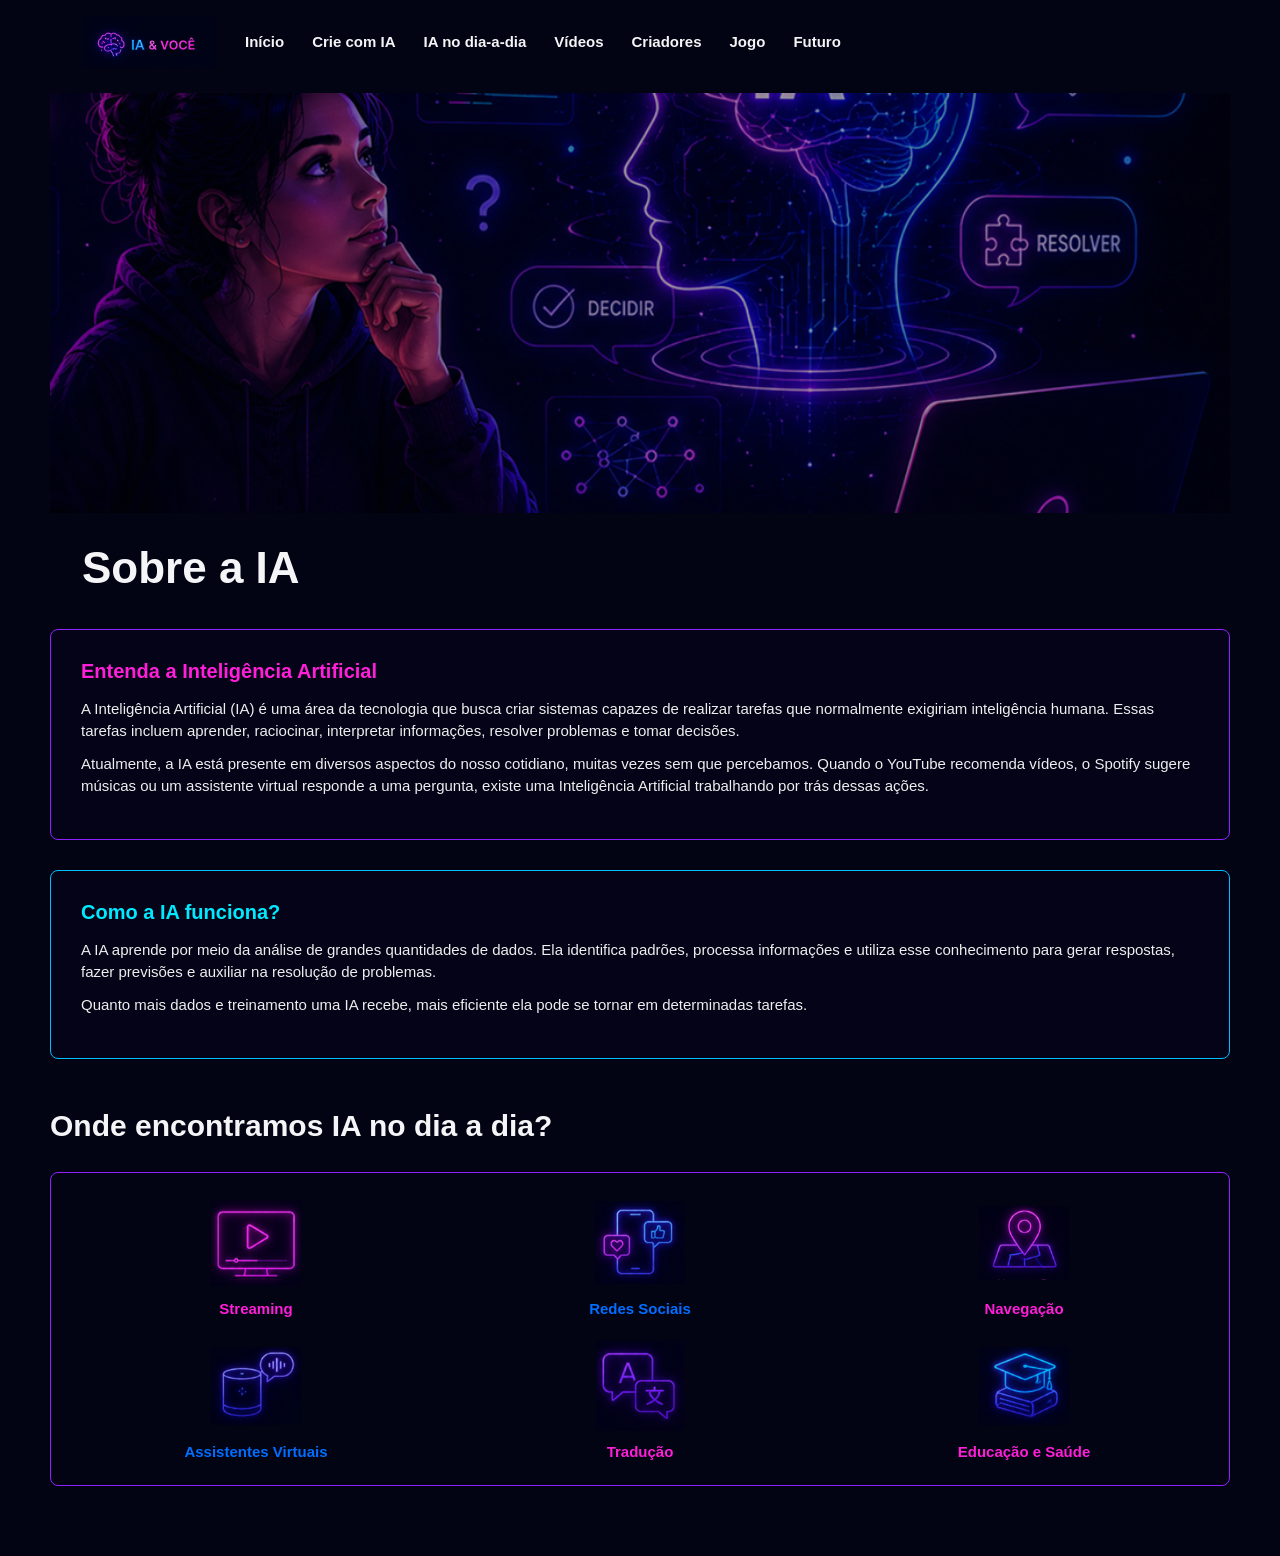
<file: sobre.html>
<!DOCTYPE html>
<html lang="pt-br">
<head>
    <meta charset="UTF-8">
    <meta name="viewport" content="width=device-width, initial-scale=1.0">
    <title>Sobre a IA</title>
    <link rel="stylesheet" href="style.css">
</head>
<body>
    <div class="logoeafins">
        <img src="./img/logo.png" alt="Imagem da logo">
        <a href="index.html">Início</a>
        <a href="crie.html">Crie com IA</a>
        <a href="diaadia.html">IA no dia-a-dia</a>
        <a href="videos.html">Vídeos</a>
        <a href="cridores.html">Criadores</a>
        <a href="jogo.html">Jogo</a>
         <a href="futuro.html">Futuro</a>
    </div>

    <img src="./img/image 7.png" alt="Menina com IA">

    <h1>Sobre a IA</h1>

    <div class="informacoes">
        <div class="infrosa">
            <h3>Entenda a Inteligência Artificial</h3>

            <p>A Inteligência Artificial (IA) é uma área da tecnologia que busca criar sistemas capazes de realizar tarefas que normalmente exigiriam inteligência humana. Essas tarefas incluem aprender, raciocinar, interpretar informações, resolver problemas e tomar decisões.</p>

            <p>Atualmente, a IA está presente em diversos aspectos do nosso cotidiano, muitas vezes sem que percebamos. Quando o YouTube recomenda vídeos, o Spotify sugere músicas ou um assistente virtual responde a uma pergunta, existe uma Inteligência Artificial trabalhando por trás dessas ações.</p>
        </div>

        <div class="infazul">
            <h3>Como a IA funciona?</h3>

            <p>A IA aprende por meio da análise de grandes quantidades de dados. Ela identifica padrões, processa informações e utiliza esse conhecimento para gerar respostas, fazer previsões e auxiliar na resolução de problemas.</p>

            <p>Quanto mais dados e treinamento uma IA recebe, mais eficiente ela pode se tornar em determinadas tarefas.</p>
        </div>

                <h2>Onde encontramos IA no dia a dia?</h2>

                <div class="imagens">
                    <div class="streaming">
                        <img src="./img/image 8.png" alt="Imagem de streaming">
                        <h3>Streaming</h3>
                    </div>
                    <div class="social">
                        <img src="./img/image 9.png" alt="Imagem de rede social">
                        <h3>Redes Sociais</h3>
                    </div>
                    <div class="navegacao">
                        <img src="./img/image 10.png" alt="Imagem de Navegação">
                        <h3>Navegação</h3>
                    </div>
                    <div class="assistentes">
                        <img src="./img/image 11.png" alt="Imagem de Assistentes Virtuais">
                        <h3>Assistentes Virtuais</h3>
                    </div>
                    <div class="traducao">
                        <img src="./img/image 12.png" alt="Imagem de Tradução">
                        <h3>Tradução</h3>
                    </div>
                    <div class="educacao">
                        <img src="./img/image 13.png" alt="Educação e Saúde">
                        <h3>Educação e Saúde</h3>
                    </div>
                </div>
    </div>
</body>
</html>
</file>
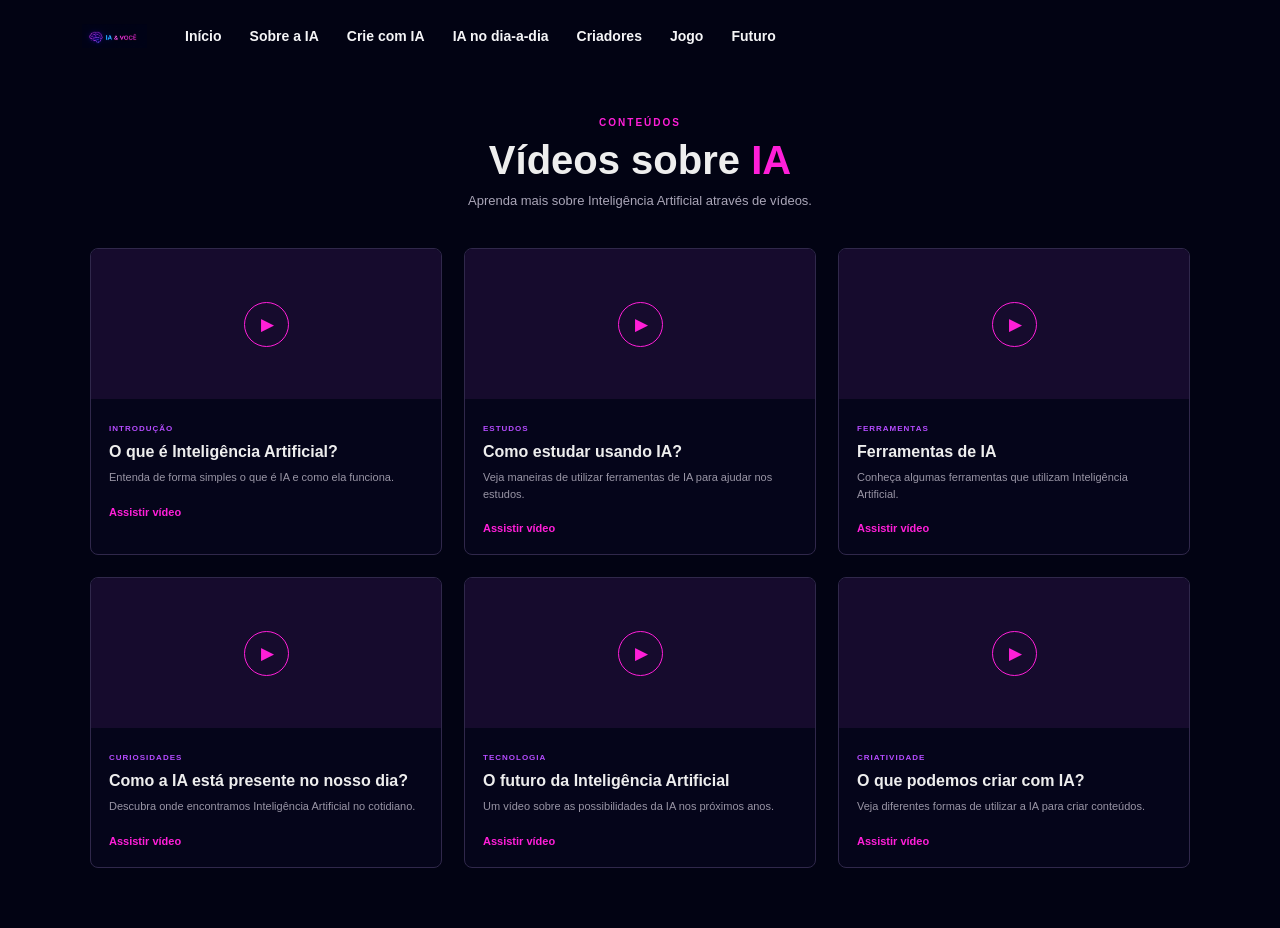
<file: videos.html>
<!DOCTYPE html>
<html lang="pt-br">
<head>
    <meta charset="UTF-8">
    <meta name="viewport" content="width=device-width, initial-scale=1.0">
    <title>Vídeos</title>
    <link rel="stylesheet" href="videos.css">
</head>
<body>

    <div class="menu">
        <img src="./img/logo.png" alt="Imagem da logo">
        <a href="index.html">Início</a>
        <a href="sobre.html">Sobre a IA</a>
        <a href="crie.html">Crie com IA</a>
        <a href="diaadia.html">IA no dia-a-dia</a>
         <a href="cridores.html">Criadores</a>
        <a href="jogo.html">Jogo</a>
        <a href="futuro.html">Futuro</a>
    </div>

    <main>

        <section class="titulo">
            <p>CONTEÚDOS</p>
            <h1>Vídeos sobre <span>IA</span></h1>
            <h2>Aprenda mais sobre Inteligência Artificial através de vídeos.</h2>
        </section>

        <section class="videos">

            <article class="video">
                <div class="video-imagem">
                    <span>▶</span>
                </div>

                <div class="video-info">
                    <small>INTRODUÇÃO</small>
                    <h3>O que é Inteligência Artificial?</h3>
                    <p>Entenda de forma simples o que é IA e como ela funciona.</p>
                    <a href="https://youtu.be/p33lQqS1PnY?si=YnyMOS6n4igR0Z4v" target="_blank">Assistir vídeo</a>
                </div>
            </article>

            <article class="video">
                <div class="video-imagem">
                    <span>▶</span>
                </div>

                <div class="video-info">
                    <small>ESTUDOS</small>
                    <h3>Como estudar usando IA?</h3>
                    <p>Veja maneiras de utilizar ferramentas de IA para ajudar nos estudos.</p>
                    <a href="https://youtu.be/umLuZygpBnc?si=25XPotlZbO5RefQP" target="_blank">Assistir vídeo</a>
                </div>
            </article>

            <article class="video">
                <div class="video-imagem">
                    <span>▶</span>
                </div>

                <div class="video-info">
                    <small>FERRAMENTAS</small>
                    <h3>Ferramentas de IA</h3>
                    <p>Conheça algumas ferramentas que utilizam Inteligência Artificial.</p>
                    <a href="https://youtu.be/xfVUmd545KU?si=BMcxo6hrt8iYC9RU" target="_blank">Assistir vídeo</a>
                </div>
            </article>

            <article class="video">
                <div class="video-imagem">
                    <span>▶</span>
                </div>

                <div class="video-info">
                    <small>CURIOSIDADES</small>
                    <h3>Como a IA está presente no nosso dia?</h3>
                    <p>Descubra onde encontramos Inteligência Artificial no cotidiano.</p>
                    <a href="https://youtu.be/GH-cwh5399M?si=Ojih5CzkNf89kAmd" target="_blank">Assistir vídeo</a>
                </div>
            </article>

            <article class="video">
                <div class="video-imagem">
                    <span>▶</span>
                </div>

                <div class="video-info">
                    <small>TECNOLOGIA</small>
                    <h3>O futuro da Inteligência Artificial</h3>
                    <p>Um vídeo sobre as possibilidades da IA nos próximos anos.</p>
                    <a href="https://youtu.be/D2KIu_yDeJk?si=m3Erqm2tfVojKu-K" target="_blank">Assistir vídeo</a>
                </div>
            </article>

            <article class="video">
                <div class="video-imagem">
                    <span>▶</span>
                </div>

                <div class="video-info">
                    <small>CRIATIVIDADE</small>
                    <h3>O que podemos criar com IA?</h3>
                    <p>Veja diferentes formas de utilizar a IA para criar conteúdos.</p>
                    <a href="https://youtu.be/Ojv70FBDoAI?si=Xci4tgCzcSKz1baw" target="_blank">Assistir vídeo</a>
                </div>
            </article>

        </section>

    </main>

</body>
</html>
</file>
<file: style.css>
:root {
    --bg: #020313;
    --bg-card: #05051a;

    --branco: #f5f5f7;
    --texto: #eeeeee;
    --texto-secundario: #b8b8c7;

    --roxo: #8d22ff;
    --roxo-claro: #b64cff;
    --magenta: #ff1fd8;
    --azul: #006eff;
    --ciano: #00eaff;

    --borda-roxa: #8d22ff;
    --borda-magenta: #ff20dc;
    --borda-azul: #00bfff;

    --fonte: Arial, Helvetica, sans-serif;

    --largura: 1180px;
}

* {
    margin: 0;
    padding: 0;
    box-sizing: border-box;
}

html {
    scroll-behavior: smooth;
}

body {
    min-height: 100vh;
    background: var(--bg);
    color: var(--texto);
    font-family: var(--fonte);
    overflow-x: hidden;
}

img {
    max-width: 100%;
    display: block;
}

a {
    color: inherit;
    text-decoration: none;
}

p {
    line-height: 1.45;
}

h1,
h2,
h3 {
    line-height: 1.15;
}

.logoeafins {
    width: 100%;
    max-width: var(--largura);
    margin: 0 auto;
    min-height: 72px;
    display: flex;
    align-items: center;
    padding: 16px 32px;
    gap: 28px;
}

.logoeafins img {
    width: 135px;
    height: auto;
    flex-shrink: 0;
}

.logoeafins a {
    position: relative;
    font-size: 15px;
    font-weight: 600;
    color: var(--branco);
    white-space: nowrap;
    transition:
        color 0.2s ease,
        transform 0.2s ease;
}

.logoeafins a:hover {
    color: var(--magenta);
    transform: translateY(-1px);
}

.logoeafins h2 {
    margin-left: auto;
    color: var(--magenta);
    font-size: 18px;
    font-weight: 700;
    white-space: nowrap;
}

body > h1,
body > h2 {
    max-width: var(--largura);
    margin-left: auto;
    margin-right: auto;
}

body > h1 {
    padding: 25px 32px 30px;
    font-size: clamp(32px, 4vw, 54px);
    font-weight: 700;
}

body > h2 {
    padding: 25px 32px;
    font-size: clamp(28px, 3vw, 42px);
}

h1,
h2,
h3 {
    color: var(--branco);
}

body:has(.cards) > div:nth-of-type(2) {
    max-width: 1180px;
    margin: 55px auto 0;
    padding: 0 60px;
}

body:has(.cards) > div:nth-of-type(2) h1 {
    max-width: 650px;
    font-size: clamp(38px, 5vw, 64px);
    font-weight: 700;
    line-height: 1.05;
}

body:has(.cards) > div:nth-of-type(2) h1::first-line {
    color: var(--branco);
}

body:has(.cards) > div:nth-of-type(2) p {
    max-width: 580px;
    margin-top: 25px;
    color: var(--texto-secundario);
    font-size: 17px;
}

.btncomecar {
    display: inline-flex;
    align-items: center;
    justify-content: center;
    margin: 30px 0 45px 60px;
    min-width: 190px;
    min-height: 48px;
    padding: 12px 22px;
    border: 1px solid var(--magenta);
    border-radius: 8px;
    color: var(--branco);
    font-size: 15px;
    font-weight: 600;
    transition:
        background-color 0.2s ease,
        box-shadow 0.2s ease,
        transform 0.2s ease;
}

.btncomecar:hover {
    background-color: rgba(255, 31, 216, 0.12);
    box-shadow:
        0 0 12px rgba(255, 31, 216, 0.35);
    transform: translateY(-2px);
}

body:has(.cards) > div:nth-of-type(4) {
    max-width: 1180px;
    margin: -180px auto 80px;
    padding: 0 40px;
    display: flex;
    justify-content: flex-end;
}

body:has(.cards) > div:nth-of-type(4) img {
    width: min(48%, 540px);
}

body:has(.cards) > div:nth-of-type(5) {
    max-width: var(--largura);
    margin: 0 auto 35px;
    padding: 0 32px;
}

body:has(.cards) > div:nth-of-type(5) h2 {
    text-align: center;
    font-size: 30px;
}

.cards {
    width: calc(100% - 64px);
    max-width: var(--largura);
    margin: 0 auto 70px;
    display: grid;
    grid-template-columns: repeat(4, 1fr);
    gap: 18px;
}

.card {
    min-height: 260px;
    padding: 24px 18px;
    border: 1px solid var(--borda-roxa);
    border-radius: 8px;
    background-color: rgba(3, 4, 25, 0.8);
    display: flex;
    flex-direction: column;
    align-items: center;
    text-align: center;
    transition:
        transform 0.2s ease,
        box-shadow 0.2s ease;
}

.card:nth-child(2) {
    border-color: var(--borda-azul);
}

.card:nth-child(3) {
    border-color: var(--borda-magenta);
}

.card:nth-child(4) {
    border-color: var(--azul);
}

.card:hover {
    transform: translateY(-5px);
    box-shadow:
        0 0 18px rgba(141, 34, 255, 0.18);
}

.imagem-card {
    width: 70px;
    height: 70px;
    display: flex;
    align-items: center;
    justify-content: center;
    margin-bottom: 18px;
}

.imagem-card img {
    max-width: 65px;
    max-height: 65px;
}

.card h3 {
    min-height: 48px;
    margin-bottom: 14px;
    color: var(--magenta);
    font-size: 16px;
}

.card:nth-child(2) h3,
.card:nth-child(4) h3 {
    color: var(--azul);
}

.card p {
    color: var(--texto-secundario);
    font-size: 13px;
}

body:has(.informacoes) > img {
    width: min(100%, 1180px);
    margin: 10px auto 30px;
    max-height: 420px;
    object-fit: cover;
    object-position: center;
}

body:has(.informacoes) > h1 {
    max-width: var(--largura);
    margin: 0 auto;
    padding: 0 32px 35px;
    font-size: 44px;
}

.informacoes {
    width: calc(100% - 64px);
    max-width: var(--largura);
    margin: 0 auto 70px;
}

.infrosa {
    margin-bottom: 30px;
    padding: 30px;
    border: 1px solid var(--borda-roxa);
    border-radius: 8px;
    background: rgba(4, 3, 25, 0.75);
}

.infrosa h3 {
    margin-bottom: 15px;
    color: var(--magenta);
    font-size: 20px;
}

.infrosa p {
    margin-bottom: 12px;
    color: var(--texto);
    font-size: 15px;
}

.infazul {
    margin-bottom: 50px;
    padding: 30px;
    border: 1px solid var(--borda-azul);
    border-radius: 8px;
    background: rgba(4, 3, 25, 0.75);
}

.infazul h3 {
    margin-bottom: 15px;
    color: var(--ciano);
    font-size: 20px;
}

.infazul p {
    margin-bottom: 12px;
    color: var(--texto);
    font-size: 15px;
}

.informacoes > h2 {
    margin-bottom: 28px;
    font-size: 30px;
}

.informacoes > h2::first-line {
    color: var(--branco);
}

.imagens {
    display: grid;
    grid-template-columns: repeat(3, 1fr);
    gap: 24px;
    padding: 25px;
    border: 1px solid var(--borda-roxa);
    border-radius: 8px;
}

.imagens > div {
    text-align: center;
}

.imagens img {
    width: 90px;
    height: 90px;
    object-fit: contain;
    margin: 0 auto 12px;
}

.imagens h3 {
    color: var(--magenta);
    font-size: 15px;
}

.social h3,
.assistentes h3 {
    color: var(--azul);
}

body:has(.cardcrie) > h1 {
    text-align: center;
    margin-bottom: 30px;
    font-size: 44px;
}

body:has(.cardcrie) > h1::first-line {
    color: var(--branco);
}

.roxo,
.rosa {
    width: calc(100% - 64px);
    max-width: var(--largura);
    margin: 0 auto 30px;
    padding: 28px 32px;
    border-radius: 8px;
    background: transparent;
    font-size: 15px;
}

.roxo {
    border: 1px solid var(--borda-roxa);
}

.rosa {
    border: 1px solid var(--borda-magenta);
}

body:has(.cardcrie) > h2 {
    max-width: var(--largura);
    margin: 50px auto 30px;
    padding: 0 32px;
    text-align: center;
    font-size: 30px;
}

.cardcrie {
    width: calc(100% - 64px);
    max-width: var(--largura);
    min-height: 180px;
    margin: 0 auto 24px;
    padding: 22px;
    display: flex;
    align-items: center;
    gap: 30px;
    border: 1px solid var(--borda-roxa);
    border-radius: 8px;
    background: rgba(4, 3, 25, 0.75);
}

.cardcrie:nth-of-type(2) {
    border-color: var(--borda-magenta);
}

.cardcrie:nth-of-type(3) {
    border-color: var(--borda-azul);
}

.cardcrie:nth-of-type(4) {
    border-color: var(--borda-magenta);
}

.imagecrie {
    width: 180px;
    min-width: 180px;
    height: 130px;
    display: flex;
    align-items: center;
    justify-content: center;
}

.imagecrie img {
    max-width: 100%;
    max-height: 100%;
    object-fit: contain;
}

.cardcrie p {
    color: var(--texto);
    font-size: 14px;
}

body:has(.cardcrie) hr {
    width: 100%;
    margin: 55px 0;
    border: 0;
    border-top: 1px solid rgba(255, 255, 255, 0.35);
}

body:has(.cardcrie) > p {
    max-width: var(--largura);
    margin: 0 auto 25px;
    padding: 0 32px;
    font-size: 15px;
}

.exemplo {
    width: calc(100% - 64px);
    max-width: 760px;
    margin: 25px auto 35px;
    padding: 28px 32px;
    border-radius: 18px;
    background: #4b096d;
    text-align: center;
}

.exemplo h2 {
    margin-bottom: 15px;
    font-size: 24px;
    color: var(--branco);
}

.exemplo p {
    color: var(--branco);
    font-size: 15px;
}

body:has(.cardcrie) > h3 {
    max-width: var(--largura);
    margin: 0 auto 12px;
    padding: 0 32px;
    font-size: 20px;
}

body:has(.cardcrie) > p:nth-last-of-type(2) {
    max-width: var(--largura);
    margin: 0 auto;
    padding: 0 32px;
    font-size: 15px;
}

.explicacao {
    width: calc(100% - 64px);
    max-width: 900px;
    margin: 0 auto 70px;
    padding: 30px;
    border-radius: 5px;
    background: #32005a;
    text-align: center;
}

.explicacao p {
    color: var(--texto);
    font-size: 15px;
}

body:has(.inf1) > h1 {
    margin: 0 auto 35px;
    text-align: center;
    font-size: 44px;
}

.inf1,
.inf2 {
    width: min(560px, calc(50% - 30px));
    min-height: 130px;

    padding: 24px;

    border: 1px solid var(--borda-roxa);
    border-radius: 8px;

    background: rgba(4, 3, 25, 0.75);

    position: relative;
}

.inf1 {
    margin-left: max(15px, calc((100% - 1180px) / 2));
}

.inf2 {
    margin-left: calc(50% + 15px);
    margin-top: -130px;
}

.inf1 p,
.inf2 p {
    color: var(--texto);
    font-size: 14px;
}

body:has(.inf1) > img {
    width: min(850px, 90%);
    margin: 50px auto 30px;
    object-fit: contain;
}

.textazul {
    width: calc(100% - 64px);
    max-width: 1100px;
    margin: 0 auto 35px;
    padding: 24px;
    border: 1px solid var(--borda-azul);
    border-radius: 8px;
}

.textazul p,
.textrosa p {
    font-size: 14px;
}

.textrosa {
    width: calc(100% - 64px);
    max-width: 1100px;
    margin: 0 auto 35px;
    padding: 24px;
    border: 1px solid var(--borda-roxa);
    border-radius: 8px;
}

body:has(.inf1) > h2 {
    max-width: 1100px;
    margin: 30px auto 15px;
    padding: 0;
    font-size: 30px;
}

body:has(.inf1) > a {
    display: block;
    width: fit-content;
    margin: 0 auto 70px;
}

body:has(.inf1) > a img {
    width: 50px;
    transition:
        transform 0.2s ease,
        filter 0.2s ease;
}

body:has(.inf1) > a:hover img {
    transform: translateX(5px);
    filter:
        drop-shadow(0 0 8px var(--ciano));
}

body:has(> h1:first-of-type):not(:has(.cards)):not(:has(.informacoes)):not(:has(.cardcrie)):not(:has(.inf1)) > h1 {
    text-align: center;
    margin-top: 40px;
    font-size: 44px;
}

@media (max-width: 900px) {
    .logoeafins {
        gap: 18px;
        padding: 14px 20px;
    }

    .logoeafins img {
        width: 115px;
    }

    .logoeafins a {
        font-size: 12px;
    }

    .logoeafins h2 {
        font-size: 15px;
    }

    .cards {
        grid-template-columns: repeat(2, 1fr);
    }

    body:has(.cards) > div:nth-of-type(2) {
        margin-top: 35px;
    }

    body:has(.cards) > div:nth-of-type(4) {
        margin-top: -100px;
    }

    body:has(.cards) > div:nth-of-type(4) img {
        width: 45%;
    }

    .inf1 {
        margin-left: 5%;
        width: 42%;
    }

    .inf2 {
        width: 42%;
        margin-left: 53%;
    }
}

@media (max-width: 650px) {
    .logoeafins {
        min-height: auto;
        flex-wrap: wrap;
        justify-content: center;
        padding: 18px 12px;
        gap: 14px;
    }

    .logoeafins img {
        width: 110px;
        margin-right: 100%;
        margin-bottom: -5px;
    }

    .logoeafins h2 {
        margin-left: 0;
    }

    body > h1 {
        padding-left: 20px;
        padding-right: 20px;
        font-size: 34px;
    }

    body:has(.cards) > div:nth-of-type(2) {
        margin-top: 25px;
        padding: 0 25px;
        text-align: center;
    }

    body:has(.cards) > div:nth-of-type(2) h1 {
        font-size: 38px;
    }

    body:has(.cards) > div:nth-of-type(2) p {
        font-size: 14px;
    }

    .btncomecar {
        margin-left: 25px;
    }

    body:has(.cards) > div:nth-of-type(4) {
        margin: 0 auto 50px;
        padding: 0 20px;
        justify-content: center;
    }

    body:has(.cards) > div:nth-of-type(4) img {
        width: 80%;
    }

    .cards {
        width: calc(100% - 32px);
        grid-template-columns: 1fr 1fr;
        gap: 12px;
    }

    .card {
        padding: 18px 12px;
        min-height: 230px;
    }

    .card h3 {
        font-size: 13px;
    }

    .card p {
        font-size: 11px;
    }

    body:has(.informacoes) > img {
        width: calc(100% - 30px);
    }

    .informacoes {
        width: calc(100% - 30px);
    }

    .infrosa,
    .infazul {
        padding: 20px;
    }

    .imagens {
        grid-template-columns: repeat(2, 1fr);
        padding: 18px;
    }

    .roxo,
    .rosa {
        width: calc(100% - 30px);
        padding: 20px;
    }

    .cardcrie {
        width: calc(100% - 30px);
        flex-direction: column;
        text-align: center;
    }

    .imagecrie {
        width: 150px;
        min-width: 150px;
    }

    .inf1,
    .inf2 {
        width: calc(100% - 30px);
        margin-left: auto;
        margin-right: auto;
        margin-top: 0;
        min-height: auto;
    }

    .inf2 {
        margin-top: 20px;
    }

    body:has(.inf1) > img {
        width: calc(100% - 30px);
        margin-top: 35px;
    }

    .textazul,
    .textrosa {
        width: calc(100% - 30px);
    }

    body:has(.inf1) > h2 {
        width: calc(100% - 30px);
        font-size: 25px;
    }
}

a:focus-visible {
    outline: 2px solid var(--ciano);
    outline-offset: 4px;
}

.pagina-principal {
    width: 100%;
    max-width: var(--largura);
    margin: 0 auto;
}

.hero {
    min-height: 560px;
    padding: 45px 55px;
    display: grid;
    grid-template-columns: 1fr 1fr;
    align-items: center;
    gap: 30px;
}

.hero-conteudo {
    position: relative;
    z-index: 2;
}

.hero h1 {
    max-width: 570px;
    font-size: clamp(36px, 4vw, 58px);
    line-height: 1.03;
    color: var(--branco);
}

.hero h1 span {
    color: var(--magenta);
}

.hero p {
    max-width: 500px;
    margin-top: 22px;
    color: var(--texto-secundario);
    font-size: 15px;
}

.hero .btncomecar {
    margin: 28px 0 0;
}

.hero .btncomecar span {
    margin-left: 15px;
    color: var(--magenta);
    font-size: 18px;
}

.hero-imagem {
    display: flex;
    justify-content: center;
    align-items: center;
}

.hero-imagem img {
    width: 100%;
    max-width: 520px;
    object-fit: contain;
}

.aprendizado {
    padding: 45px 32px 70px;
}

.aprendizado > h2 {
    margin-bottom: 35px;
    text-align: center;
    font-size: 30px;
    font-weight: 700;
}

@media (max-width: 700px) {
    .hero {
        grid-template-columns: 1fr;
        padding: 30px 20px;
        text-align: center;
    }

    .hero h1,
    .hero p {
        margin-left: auto;
        margin-right: auto;
    }

    .hero .btncomecar {
        margin-left: auto;
        margin-right: auto;
    }

    .hero-imagem {
        order: -1;
    }

    .hero-imagem img {
        max-width: 350px;
    }

    .aprendizado {
        padding-left: 16px;
        padding-right: 16px;
    }
}
</file>
<file: beneficios.css>
* {
    margin: 0;
    padding: 0;
    box-sizing: border-box;
}

html {
    scroll-behavior: smooth;
}

body {
    min-height: 100vh;
    background-color: #020313;
    color: #eeeeee;
    font-family: Arial, Helvetica, sans-serif;
    overflow-x: hidden;
}

a {
    text-decoration: none;
    color: inherit;
}

img {
    display: block;
    max-width: 100%;
}

.logoeafins {
    width: 100%;
    max-width: 1180px;
    min-height: 72px;
    margin: 0 auto;
    padding: 16px 32px;
    display: flex;
    align-items: center;
    gap: 28px;
}

.logoeafins img {
    width: 135px;
    height: auto;
}

.logoeafins a {
    color: #f5f5f7;
    font-size: 15px;
    font-weight: 600;
    transition: 0.2s;
}

.logoeafins a:hover {
    color: #ff1fd8;
    transform: translateY(-2px);
}

main {
    width: calc(100% - 64px);
    max-width: 1000px;
    margin: 0 auto;
    padding: 35px 0 70px;
    display: grid;
    grid-template-columns: 1fr 1fr;
    column-gap: 35px;
}

main > h1 {
    grid-column: 1 / -1;
    margin-bottom: 35px;
    color: #f5f5f7;
    font-size: 34px;
    font-weight: 700;
}

.ben1 {
    grid-column: 1 / -1;
    width: 100%;
    margin-bottom: 45px;
    padding: 22px 28px;
    border: 2px solid #00bfff;
    border-radius: 10px;
    background-color: rgba(3, 4, 25, 0.75);
    box-shadow: 0 0 8px rgba(0, 191, 255, 0.12);
}

.ben1 p {
    color: #eeeeee;
    font-size: 14px;
    line-height: 1.45;
}

main > h2 {
    margin-bottom: 22px;
    font-size: 26px;
    font-weight: 700;
    text-transform: lowercase;
}

main > h2:nth-of-type(1) {
    grid-column: 1;
    grid-row: 3;
    color: #168d42;
    text-align: center;
}

main > h2:nth-of-type(2) {
    grid-column: 2;
    grid-row: 3;
    color: #e3173f;
    text-align: center;
}

.positivos {
    grid-column: 1;
    grid-row: 4;
    min-height: 350px;
    padding: 30px 25px;
    border: 1px solid #8d22ff;
    border-radius: 9px;
    background-color: rgba(4, 3, 25, 0.8);
}

.positivos h3 {
    margin-bottom: 4px;
    color: #168d42;
    font-size: 15px;
    font-weight: 500;
}

.positivos p {
    margin-bottom: 23px;
    color: #168d42;
    font-size: 14px;
    line-height: 1.35;
}

.positivos p:last-child {
    margin-bottom: 0;
}

.negativos {
    grid-column: 2;
    grid-row: 4;
    min-height: 350px;
    padding: 30px 25px;
    border: 1px solid #8d22ff;
    border-radius: 9px;
    background-color: rgba(4, 3, 25, 0.8);
}

.negativos h3 {
    margin-bottom: 4px;
    color: #e3173f;
    font-size: 15px;
    font-weight: 500;
}

.negativos p {
    margin-bottom: 23px;
    color: #e3173f;
    font-size: 14px;
    line-height: 1.35;
}

.negativos p:last-child {
    margin-bottom: 0;
}

main > img {
    grid-column: 1 / -1;
    grid-row: 5;
    width: 78%;
    max-width: 760px;
    margin: 65px auto 45px;
    object-fit: contain;
}

.ben2 {
    grid-column: 1 / -1;
    grid-row: 6;
    width: 100%;
    padding: 23px 28px;
    border: 1px solid #00bfff;
    border-radius: 9px;
    background-color: rgba(3, 4, 25, 0.75);
    box-shadow: 0 0 8px rgba(0, 191, 255, 0.1);
}

.ben2 p {
    color: #eeeeee;
    font-size: 14px;
    line-height: 1.45;
}

main > a {
    grid-column: 1 / -1;
    grid-row: 7;
    width: fit-content;
    margin-top: 55px;
}

main > a img {
    width: 55px;
    height: 55px;
    transition: transform 0.2s ease, filter 0.2s ease;
}

main > a:hover img {
    transform: scale(1.08);
    filter: drop-shadow(0 0 8px #00eaff);
}

@media (max-width: 800px) {
    .logoeafins {
        padding: 15px 20px;
        gap: 17px;
    }

    .logoeafins img {
        width: 110px;
    }

    .logoeafins a {
        font-size: 12px;
    }

    main {
        width: calc(100% - 40px);
        column-gap: 20px;
    }

    main > h1 {
        font-size: 29px;
    }

    main > h2 {
        font-size: 22px;
    }

    .positivos,
    .negativos {
        padding: 22px 18px;
    }

    main > img {
        width: 90%;
    }
}

@media (max-width: 650px) {
    .logoeafins {
        flex-wrap: wrap;
        justify-content: center;
        padding: 18px 15px;
        gap: 14px;
    }

    .logoeafins img {
        width: 105px;
        margin-right: 100%;
    }

    main {
        display: block;
        width: calc(100% - 30px);
        padding-top: 25px;
    }

    main > h1 {
        margin-bottom: 25px;
        font-size: 27px;
        text-align: center;
    }

    .ben1 {
        margin-bottom: 35px;
        padding: 20px;
    }

    main > h2:nth-of-type(1),
    main > h2:nth-of-type(2) {
        margin-top: 30px;
        margin-bottom: 15px;
    }

    .positivos,
    .negativos {
        min-height: auto;
        padding: 22px;
    }

    main > img {
        width: 100%;
        margin: 45px auto 35px;
    }

    .ben2 {
        padding: 20px;
    }

    main > a {
        display: block;
        margin: 35px 0 0;
    }

    main > a img {
        width: 50px;
        height: 50px;
    }
}
</file>
<file: cridores.css>
* {
    margin: 0;
    padding: 0;
    box-sizing: border-box;
}

body {
    min-height: 100vh;
    background: #020313;
    color: #eeeeee;
    font-family: Arial, Helvetica, sans-serif;
}

a {
    color: inherit;
    text-decoration: none;
}

p {
    line-height: 1.45;
}

.menu {
    width: 100%;
    max-width: 1180px;
    min-height: 72px;
    margin: 0 auto;
    padding: 16px 32px;
    display: flex;
    align-items: center;
    gap: 28px;
}

.logo {
    margin-right: 10px;
    color: #ff1fd8;
    font-size: 15px;
    font-weight: bold;
}

.menu a {
    color: #f5f5f7;
    font-size: 14px;
    font-weight: 600;
    white-space: nowrap;
}

.menu a:hover {
    color: #ff1fd8;
}

main {
    width: calc(100% - 64px);
    max-width: 1180px;
    margin: 0 auto;
}

.titulo {
    padding: 45px 0 35px;
    text-align: center;
}

.titulo > p {
    margin-bottom: 10px;
    color: #ff1fd8;
    font-size: 10px;
    font-weight: bold;
    letter-spacing: 1.5px;
}

.titulo h1 {
    margin-bottom: 10px;
    font-size: 40px;
}

.titulo h1 span {
    color: #ff1fd8;
}

.titulo h2 {
    color: #b8b8c7;
    font-size: 14px;
    font-weight: normal;
}

.introducao {
    margin-bottom: 40px;
    padding: 25px 30px;
    border: 1px solid #ff20dc;
    border-radius: 8px;
    background: #040319;
}

.introducao h2 {
    margin-bottom: 12px;
    color: #f5f5f7;
    font-size: 19px;
}

.introducao p {
    color: #b8b8c7;
    font-size: 13px;
}

.linha-historia {
    position: relative;
    min-height: 90px;
    margin: 30px 0;
    padding-left: 40px;
    display: flex;
    align-items: center;
    gap: 20px;
}

.linha {
    position: absolute;
    left: 10px;
    top: 0;
    width: 1px;
    height: 100%;
    background: #8d22ff;
}

.ponto {
    position: absolute;
    left: 5px;
    top: 35px;
    width: 12px;
    height: 12px;
    border: 2px solid #ff1fd8;
    border-radius: 50%;
    background: #020313;
}

.ano {
    color: #ff1fd8;
    font-size: 20px;
    font-weight: bold;
}

.texto-linha strong {
    display: block;
    margin-bottom: 5px;
    color: #f5f5f7;
    font-size: 14px;
}

.texto-linha p {
    color: #8f8a9f;
    font-size: 11px;
}

.titulo-criadores {
    margin-bottom: 25px;
    text-align: center;
}

.titulo-criadores > p {
    margin-bottom: 7px;
    color: #b64cff;
    font-size: 9px;
    font-weight: bold;
    letter-spacing: 1.5px;
}

.titulo-criadores h2 {
    font-size: 27px;
}

.criadores {
    display: grid;
    grid-template-columns: repeat(4, 1fr);
    gap: 18px;
    margin-bottom: 45px;
}

.card {
    position: relative;
    min-height: 330px;
    padding: 20px 18px;
    border: 1px solid #8d22ff;
    border-radius: 8px;
    background: #040319;
    transition: transform 0.2s ease;
}

.card:hover {
    transform: translateY(-3px);
}

.card-rosa {
    border-color: #ff20dc;
}

.card-roxo {
    border-color: #8d22ff;
}

.card-azul {
    border-color: #00bfff;
}

.numero {
    position: absolute;
    top: 14px;
    right: 17px;
    color: #393248;
    font-size: 16px;
    font-weight: bold;
}

.icone {
    width: 45px;
    height: 45px;
    margin-bottom: 20px;
    display: flex;
    align-items: center;
    justify-content: center;
    border: 1px solid #ff20dc;
    border-radius: 6px;
    color: #ff1fd8;
    font-size: 11px;
    font-weight: bold;
}

.card-roxo .icone {
    border-color: #8d22ff;
    color: #b64cff;
}

.card-azul .icone {
    border-color: #00bfff;
    color: #00bfff;
}

.card h3 {
    margin-bottom: 5px;
    color: #ff1fd8;
    font-size: 17px;
}

.card-roxo h3 {
    color: #b64cff;
}

.card-azul h3 {
    color: #00bfff;
}

.data {
    display: block;
    margin-bottom: 15px;
    color: #666074;
    font-size: 9px;
}

.card > p {
    color: #b8b8c7;
    font-size: 11px;
    line-height: 1.6;
}

.destaque-card {
    position: absolute;
    left: 18px;
    right: 18px;
    bottom: 18px;
    padding-top: 10px;
    border-top: 1px solid #29233e;
}

.destaque-card span {
    display: block;
    margin-bottom: 4px;
    color: #6d6478;
    font-size: 8px;
}

.destaque-card strong {
    color: #ff1fd8;
    font-size: 10px;
}

.card-roxo .destaque-card strong {
    color: #b64cff;
}

.card-azul .destaque-card strong {
    color: #00bfff;
}

.importancia {
    display: flex;
    align-items: center;
    justify-content: space-between;
    gap: 40px;
    margin-bottom: 30px;
    padding: 25px 30px;
    border: 1px solid #8d22ff;
    border-radius: 8px;
    background: #040319;
}

.importancia-texto {
    max-width: 650px;
}

.importancia-texto > p:first-child {
    margin-bottom: 8px;
    color: #ff1fd8;
    font-size: 9px;
    font-weight: bold;
    letter-spacing: 1.5px;
}

.importancia h2 {
    margin-bottom: 12px;
    font-size: 23px;
}

.importancia h2 span {
    color: #ff1fd8;
}

.importancia-texto > p:last-child {
    color: #b8b8c7;
    font-size: 12px;
}

.numeros {
    display: flex;
    gap: 12px;
}

.numeros div {
    width: 115px;
    padding: 15px 10px;
    border: 1px solid #ff20dc;
    border-radius: 6px;
    text-align: center;
}

.numeros div:last-child {
    border-color: #8d22ff;
}

.numeros strong {
    display: block;
    margin-bottom: 6px;
    color: #ff1fd8;
    font-size: 19px;
}

.numeros div:last-child strong {
    color: #b64cff;
}

.numeros span {
    color: #8f899e;
    font-size: 8px;
}

.final {
    display: flex;
    align-items: center;
    gap: 18px;
    max-width: 700px;
    margin: 0 auto 55px;
    padding: 22px 28px;
    border-radius: 8px;
    background: #430864;
}

.simbolo {
    color: #ff1fd8;
    font-size: 22px;
}

.final h2 {
    margin-bottom: 6px;
    font-size: 17px;
}

.final p {
    color: #d2c9d8;
    font-size: 11px;
}

@media (max-width: 950px) {
    .menu {
        gap: 17px;
    }

    .menu a {
        font-size: 12px;
    }

    .criadores {
        grid-template-columns: repeat(2, 1fr);
    }

    .importancia {
        flex-direction: column;
        align-items: flex-start;
    }
}

@media (max-width: 650px) {
    .menu {
        flex-wrap: wrap;
        justify-content: center;
        padding: 18px 12px;
    }

    .logo {
        width: 100%;
        margin-right: 0;
        text-align: center;
    }

    main {
        width: calc(100% - 30px);
    }

    .titulo h1 {
        font-size: 32px;
    }

    .criadores {
        grid-template-columns: 1fr 1fr;
        gap: 12px;
    }

    .card {
        min-height: 320px;
        padding: 18px 13px;
    }

    .card h3 {
        font-size: 15px;
    }

    .card > p {
        font-size: 10px;
    }

    .numero {
        right: 12px;
    }

    .importancia {
        padding: 22px 20px;
    }

    .numeros {
        width: 100%;
    }

    .numeros div {
        width: 50%;
    }
}
</file>
<file: futuro.css>
.pagina-futuro {
    background: #020313;
    color: #f5f5f7;
    font-family: Arial, Helvetica, sans-serif;
    min-height: 100vh;
    overflow-x: hidden;
}




.pagina-futuro .logoeafins {
    width: 100%;
    max-width: 1180px;
    min-height: 72px;
    margin: 0 auto;

    display: flex;
    align-items: center;

    padding: 16px 20px;
    gap: 25px;
}

.pagina-futuro .logoeafins img {
    width: 135px;
    height: auto;
    flex-shrink: 0;
}

.pagina-futuro .logoeafins a {
    color: #f5f5f7;
    text-decoration: none;

    font-size: 15px;
    font-weight: 600;

    white-space: nowrap;

    transition: 
        color 0.2s ease,
        transform 0.2s ease;
}

.pagina-futuro .logoeafins a:hover {
    color: #ff1fd8;
    transform: translateY(-2px);
}




.pagina-futuro main {
    width: 100%;
    max-width: 1180px;
    margin: 0 auto;
}




.pagina-futuro main > section:first-child {
    min-height: 520px;

    display: grid;
    grid-template-columns: 42% 58%;

    align-items: center;

    padding: 30px 20px;

    gap: 10px;
}

.pagina-futuro main > section:first-child > div:first-child {
    position: relative;
    z-index: 2;

    padding-left: 15px;
}

.pagina-futuro main > section:first-child h1 {
    margin: 0;

    color: #f5f5f7;

    font-size: clamp(42px, 5vw, 60px);
    line-height: 0.98;

    font-weight: 700;

    text-shadow:
        0 0 15px rgba(255, 255, 255, 0.15);
}

.pagina-futuro main > section:first-child h1 span {
    color: #ff1fd8;

    text-shadow:
        0 0 15px rgba(255, 31, 216, 0.55);
}

.pagina-futuro main > section:first-child p {
    max-width: 310px;

    margin-top: 20px;

    color: #eeeeee;

    font-size: 14px;
    line-height: 1.35;
}

.pagina-futuro main > section:first-child a {
    display: inline-block;
    margin-top: 22px;
    padding: 12px 22px;
    color: #ffffff;
    background: #570249;
    border: 1px solid #ff1fd8;
    border-radius: 6px;
    text-decoration: none;
    font-size: 15px;
    font-weight: 700;
    box-shadow: 0 0 15px rgba(255, 31, 216, 0.45);
    transition: 0.2s ease;
}

.pagina-futuro main > section:first-child a:hover {
    color: #ffffff;
    background: #ff36dc;
    box-shadow: 0 0 25px rgba(255, 31, 216, 0.75);
    transform: translateY(-2px);
}

.pagina-futuro main > section:first-child a:hover {
    background: rgba(255, 31, 216, 0.12);

    box-shadow:
        0 0 18px rgba(255, 31, 216, 0.55);

    transform: translateY(-2px);
}

.pagina-futuro main > section:first-child > div:last-child {
    display: flex;
    align-items: center;
    justify-content: center;
}

.pagina-futuro main > section:first-child > div:last-child img {
    width: 100%;
    max-width: 650px;

    height: auto;
    object-fit: contain;
}




.pagina-futuro main > section:not(:first-child):not(:last-child) {
    width: calc(100% - 80px);

    min-height: 190px;

    margin: 20px auto;

    padding: 22px 18px;

    display: grid;
    grid-template-columns: 100px 1fr 290px;

    align-items: center;

    gap: 20px;

    border-radius: 8px;

    background: rgba(4, 4, 25, 0.85);

    overflow: hidden;

    position: relative;
}




.pagina-futuro main > section:nth-child(3),
.pagina-futuro main > section:nth-child(5) {
    border: 1px solid #00bfff;

    box-shadow:
        0 0 8px rgba(0, 191, 255, 0.25),
        inset 0 0 15px rgba(0, 191, 255, 0.04);
}




.pagina-futuro main > section:nth-child(2),
.pagina-futuro main > section:nth-child(4) {
    border: 1px solid #ff20dc;

    box-shadow:
        0 0 8px rgba(255, 32, 220, 0.25),
        inset 0 0 15px rgba(255, 32, 220, 0.04);
}



.pagina-futuro main > section:not(:first-child):not(:last-child) > div:first-child {
    width: 90px;
    height: 90px;

    display: flex;
    align-items: center;
    justify-content: center;
}

.pagina-futuro main > section:not(:first-child):not(:last-child) > div:first-child img {
    width: 80px;
    height: 80px;

    object-fit: contain;
}




.pagina-futuro main > section:not(:first-child):not(:last-child) h2 {
    margin: 0 0 10px;

    font-size: 25px;
    line-height: 1;

    font-weight: 700;
}




.pagina-futuro main > section:nth-child(2) h2,
.pagina-futuro main > section:nth-child(4) h2 {
    color: #00d9ff;

    text-shadow:
        0 0 10px rgba(0, 217, 255, 0.35);
}




.pagina-futuro main > section:nth-child(3) h2,
.pagina-futuro main > section:nth-child(5) h2 {
    color: #ff36dc;

    text-shadow:
        0 0 10px rgba(255, 54, 220, 0.35);
}


.pagina-futuro main > section:not(:first-child):not(:last-child) p {
    max-width: 390px;

    color: #eeeeee;

    font-size: 14px;
    line-height: 1.3;
}




.pagina-futuro main > section:not(:first-child):not(:last-child) > div:last-child {
    height: 145px;

    display: flex;
    align-items: center;
    justify-content: center;

    overflow: hidden;
}

.pagina-futuro main > section:not(:first-child):not(:last-child) > div:last-child img {
    width: 100%;
    height: 100%;

    object-fit: cover;
    object-position: center;
}



.pagina-futuro main > section:last-child {
    width: calc(100% - 80px);

    min-height: 245px;

    margin: 35px auto 70px;

    padding: 25px;

    display: grid;
    grid-template-columns: 38% 22% 40%;

    align-items: center;

    border: 1px solid #00bfff;
    border-radius: 8px;

    overflow: hidden;

    position: relative;

    background: #05051a;

    box-shadow:
        0 0 10px rgba(0, 191, 255, 0.25);
}




.pagina-futuro main > section:last-child > div:first-child {
    position: relative;
    z-index: 2;
}

.pagina-futuro main > section:last-child h2 {
    margin: 0 0 5px;

    color: #ff36dc;

    font-size: 48px;
    line-height: 1;

    text-shadow:
        0 0 12px rgba(255, 31, 216, 0.4);
}

.pagina-futuro main > section:last-child h3 {
    margin: 0;

    color: #ffffff;

    font-size: 16px;
    line-height: 1.15;

    font-weight: 700;
}




.pagina-futuro main > section:last-child > div:nth-child(2) {
    position: relative;
    z-index: 2;

    padding: 10px;
}

.pagina-futuro main > section:last-child > div:nth-child(2) span {
    display: block;

    color: #ff36dc;

    font-size: 45px;
    line-height: 0.5;

    font-weight: 700;
}

.pagina-futuro main > section:last-child > div:nth-child(2) span:last-child {
    text-align: right;

    margin-top: 8px;
}

.pagina-futuro main > section:last-child > div:nth-child(2) p {
    margin: 10px 0;

    color: #ffffff;

    font-size: 12px;
    line-height: 1.5;
}




.pagina-futuro main > section:last-child > div:last-child {
    height: 195px;

    display: flex;
    align-items: center;
    justify-content: center;

    overflow: hidden;
}

.pagina-futuro main > section:last-child > div:last-child img {
    width: 100%;
    height: 100%;

    object-fit: cover;
    object-position: center;
}



.pagina-futuro main > section:not(:first-child):hover {
    transform: translateY(-2px);

    transition:
        transform 0.2s ease,
        box-shadow 0.2s ease;
}

.pagina-futuro main > section:nth-child(2):hover,
.pagina-futuro main > section:nth-child(4):hover {
    box-shadow:
        0 0 18px rgba(255, 32, 220, 0.35);
}

.pagina-futuro main > section:nth-child(3):hover,
.pagina-futuro main > section:nth-child(5):hover,
.pagina-futuro main > section:last-child:hover {
    box-shadow:
        0 0 18px rgba(0, 191, 255, 0.35);
}



@media (max-width: 900px) {

    .pagina-futuro .logoeafins {
        gap: 15px;
        padding: 14px 20px;
    }

    .pagina-futuro .logoeafins img {
        width: 115px;
    }

    .pagina-futuro .logoeafins a {
        font-size: 12px;
    }


    

    .pagina-futuro main > section:not(:first-child):not(:last-child) {
        width: calc(100% - 50px);

        grid-template-columns: 80px 1fr 230px;

        gap: 15px;
    }

    .pagina-futuro main > section:not(:first-child):not(:last-child) > div:first-child {
        width: 75px;
        height: 75px;
    }

    .pagina-futuro main > section:not(:first-child):not(:last-child) > div:first-child img {
        width: 70px;
        height: 70px;
    }

    .pagina-futuro main > section:not(:first-child):not(:last-child) h2 {
        font-size: 21px;
    }


    

    .pagina-futuro main > section:last-child {
        width: calc(100% - 50px);

        grid-template-columns: 38% 25% 37%;
    }

    .pagina-futuro main > section:last-child h2 {
        font-size: 40px;
    }
}




@media (max-width: 650px) {

    .pagina-futuro .logoeafins {
        min-height: auto;

        flex-wrap: wrap;
        justify-content: center;

        padding: 18px 10px;

        gap: 12px;
    }

    .pagina-futuro .logoeafins img {
        width: 110px;

        margin-right: 100%;
        margin-bottom: -3px;
    }

    .pagina-futuro .logoeafins a {
        font-size: 11px;
    }


    

    .pagina-futuro main > section:first-child {
        min-height: auto;

        display: flex;
        flex-direction: column;

        padding: 35px 20px 20px;

        text-align: center;
    }

    .pagina-futuro main > section:first-child > div:first-child {
        padding-left: 0;

        order: 2;
    }

    .pagina-futuro main > section:first-child > div:last-child {
        order: 1;
    }

    .pagina-futuro main > section:first-child > div:last-child img {
        max-width: 500px;
    }

    .pagina-futuro main > section:first-child h1 {
        font-size: 42px;
    }

    .pagina-futuro main > section:first-child p {
        margin-left: auto;
        margin-right: auto;

        font-size: 13px;
    }


    

    .pagina-futuro main > section:not(:first-child):not(:last-child) {
        width: calc(100% - 30px);

        min-height: 200px;

        display: grid;

        grid-template-columns: 65px 1fr;

        padding: 18px 15px;

        gap: 10px;
    }

    .pagina-futuro main > section:not(:first-child):not(:last-child) > div:first-child {
        width: 60px;
        height: 60px;
    }

    .pagina-futuro main > section:not(:first-child):not(:last-child) > div:first-child img {
        width: 58px;
        height: 58px;
    }

    .pagina-futuro main > section:not(:first-child):not(:last-child) h2 {
        font-size: 18px;
    }

    .pagina-futuro main > section:not(:first-child):not(:last-child) p {
        font-size: 12px;
    }

    .pagina-futuro main > section:not(:first-child):not(:last-child) > div:last-child {
        grid-column: 1 / -1;

        height: 110px;
    }


    

    .pagina-futuro main > section:last-child {
        width: calc(100% - 30px);

        display: flex;
        flex-direction: column;

        align-items: stretch;

        padding: 20px;

        gap: 20px;
    }

    .pagina-futuro main > section:last-child h2 {
        font-size: 38px;
    }

    .pagina-futuro main > section:last-child h3 {
        font-size: 14px;
    }

    .pagina-futuro main > section:last-child > div:nth-child(2) {
        padding: 0 20px;
    }

    .pagina-futuro main > section:last-child > div:last-child {
        height: 150px;
    }
}




@media (max-width: 400px) {

    .pagina-futuro .logoeafins {
        gap: 9px;
    }

    .pagina-futuro .logoeafins a {
        font-size: 10px;
    }

    .pagina-futuro main > section:first-child h1 {
        font-size: 36px;
    }

    .pagina-futuro main > section:not(:first-child):not(:last-child) h2 {
        font-size: 16px;
    }

    .pagina-futuro main > section:not(:first-child):not(:last-child) p {
        font-size: 11px;
    }

    .pagina-futuro main > section:last-child h2 {
        font-size: 34px;
    }
}
</file>
<file: jogo.css>
* {
    margin: 0;
    padding: 0;
    box-sizing: border-box;
}

body {
    font-family: Arial, Helvetica, sans-serif;
    background: #080b1c; 
    color: white;
    min-height: 100vh;
    padding: 30px 20px;
}

h1 {
    text-align: center;
    font-size: 36px;
    margin-top: 50px;
    margin-bottom: 25px;
    color: #3b82f6;
    text-shadow:
        0 0 5px #3b82f6,
        0 0 12px #2563eb;
}


#cartas {
    width: 100%;
    max-width: 900px;
    margin: 0 auto;
    display: grid;
    grid-template-columns: repeat(4, 130px);
    gap: 10px;
    justify-content: center;
}


.carta {
    width: 130px;
    height: 130px;
    position: relative;
    cursor: pointer;
    border-radius: 14px;
    background: #080d20;
    border: 2px solid #2563eb; 
    box-shadow: 0 0 8px rgba(37, 99, 235, 0.6);
    transition: transform 0.6s;
}

.carta img {
    width: 100%;
    height: 100%;
    display: block;
    opacity: 0;
    position: absolute;
    top: 0;
    left: 0;
    transition: opacity 0.3s ease;
}

.carta::before {
    content: "🧠";
    position: absolute;
    top: 0;
    left: 0;
    width: 100%;
    height: 100%;
    display: flex;
    align-items: center;
    justify-content: center;
    font-size: 55px;
    background: #080d20;
    border-radius: 12px;
    transition: 0.5s;
}

.carta.virada {
    transform: rotateY(180deg);
}

.carta.virada::before {
    opacity: 0;
    transform: rotateY(90deg);
}

.carta.virada img {
    opacity: 1;
}


.carta:hover {
    border-color: #3b82f6;
    box-shadow:
        0 0 10px #2563eb,
        0 0 20px rgba(37, 99, 235, 0.5);
}


.mensagem-vitoria {
    display: none;
    position: fixed;
    top: 50%;
    left: 50%;
    transform: translate(-50%, -50%);
    width: 400px;
    max-width: 90%;
    padding: 35px 25px;
    text-align: center;
    background: #0d1230;
    border: 2px solid #8b3dff;
    border-radius: 20px;
    box-shadow:
        0 0 15px #6424c9,
        0 0 35px rgba(108, 43, 210, 0.6);
}



.mensagem-vitoria h2 {
    color: #bd7aff;
    font-size: 30px;
    margin-bottom: 15px;
    text-shadow:
        0 0 8px #7b2cff;
}



.mensagem-vitoria p {
    color: #ddd;
    font-size: 17px;
    margin-bottom: 25px;
}



.mensagem-vitoria button {
    padding: 12px 25px;
    border: none;
    border-radius: 10px;
    background:
        #5424a8;
    color: white;
    font-size: 16px;
    font-weight: bold;
    cursor: pointer;
    transition: 0.2s;
}


.mensagem-vitoria button:hover {
    background: #9333ea;
    transform: scale(1.05);
    box-shadow: 0 0 12px #7b2cff;
}

/*RESPONSIVIDADE */


@media (max-width: 750px) {

    body {
        padding: 25px 15px;
    }

    h1 {
        font-size: 32px;
    }

    #cartas {
        grid-template-columns: repeat(4, 1fr);

        gap: 12px;

        max-width: 600px;
    }

    .carta::before {
        font-size: 40px;
    }
}




@media (max-width: 550px) {

    h1 {
        font-size: 28px;

        margin-bottom: 20px;
    }

    #cartas {
        grid-template-columns: repeat(4, 1fr);

        gap: 8px;

        max-width: 420px;
    }

    .carta {
        border-radius: 9px;
    }

    .carta::before {
        font-size: 30px;
    }

    .mensagem-vitoria {
        padding: 30px 20px;
    }

    .mensagem-vitoria h2 {
        font-size: 25px;
    }
}

body > a {
    display: block;
    width: fit-content;
    margin: 55px auto 0;
}

body > a img {
    width: 55px;
    height: 55px;
    object-fit: contain;
    transition: transform 0.2s ease, filter 0.2s ease;
}

body > a:hover img {
    transform: scale(1.08);
    filter: drop-shadow(0 0 8px #00eaff);
}



@media (max-width: 380px) {

    body {
        padding: 20px 10px;
    }

    h1 {
        font-size: 24px;
    }

    #cartas {
        gap: 6px;
    }

    .carta::before {
        font-size: 24px;
    }
}
</file>
<file: videos.css>
* {
    margin: 0;
    padding: 0;
    box-sizing: border-box;
}

body {
    min-height: 100vh;
    background: #020313;
    color: #eeeeee;
    font-family: Arial, Helvetica, sans-serif;
}

a {
    color: inherit;
    text-decoration: none;
}

.menu {
    width: 100%;
    max-width: 1180px;
    min-height: 72px;
    margin: 0 auto;
    padding: 16px 32px;
    display: flex;
    align-items: center;
    gap: 28px;
}

.menu img {
    width: 65px;
    height: auto;
    margin-right: 10px;
}

.menu a {
    color: #f5f5f7;
    font-size: 14px;
    font-weight: 600;
    white-space: nowrap;
}

.menu a:hover {
    color: #ff1fd8;
}

main {
    width: calc(100% - 64px);
    max-width: 1100px;
    margin: 0 auto;
}

.titulo {
    padding: 45px 0 40px;
    text-align: center;
}

.titulo p {
    margin-bottom: 10px;
    color: #ff1fd8;
    font-size: 10px;
    font-weight: bold;
    letter-spacing: 2px;
}

.titulo h1 {
    margin-bottom: 10px;
    font-size: 40px;
    font-weight: 600;
}

.titulo h1 span {
    color: #ff1fd8;
}

.titulo h2 {
    color: #aaa6b8;
    font-size: 13px;
    font-weight: normal;
}

.videos {
    display: grid;
    grid-template-columns: repeat(3, 1fr);
    gap: 22px;
    padding-bottom: 60px;
}

.video {
    overflow: hidden;
    border: 1px solid #30284b;
    border-radius: 8px;
    background: #05051a;
    transition: transform 0.2s ease, border-color 0.2s ease;
}

.video:hover {
    transform: translateY(-4px);
    border-color: #8d22ff;
}

.video-imagem {
    height: 150px;
    display: flex;
    align-items: center;
    justify-content: center;
    background: #160b2d;
}

.video-imagem span {
    width: 45px;
    height: 45px;
    display: flex;
    align-items: center;
    justify-content: center;
    padding-left: 3px;
    border: 1px solid #ff1fd8;
    border-radius: 50%;
    color: #ff1fd8;
    font-size: 17px;
}

.video-info {
    padding: 18px;
}

.video-info small {
    color: #b64cff;
    font-size: 8px;
    font-weight: bold;
    letter-spacing: 1px;
}

.video-info h3 {
    margin: 8px 0;
    font-size: 16px;
    font-weight: 600;
}

.video-info p {
    margin-bottom: 16px;
    color: #9995a5;
    font-size: 11px;
    line-height: 1.5;
}

.video-info a {
    color: #ff1fd8;
    font-size: 11px;
    font-weight: 600;
}

.video-info a:hover {
    color: #b64cff;
}

@media (max-width: 950px) {

    .menu {
        gap: 17px;
    }

    .menu a {
        font-size: 12px;
    }

    .videos {
        grid-template-columns: repeat(2, 1fr);
    }
}

@media (max-width: 650px) {

    .menu {
        flex-wrap: wrap;
        justify-content: center;
        padding: 18px 12px;
    }

    .menu img {
        width: 60px;
        margin-right: 0;
    }

    .menu a {
        font-size: 11px;
    }

    main {
        width: calc(100% - 30px);
    }

    .titulo h1 {
        font-size: 32px;
    }

    .videos {
        grid-template-columns: 1fr;
    }
}
</file>
